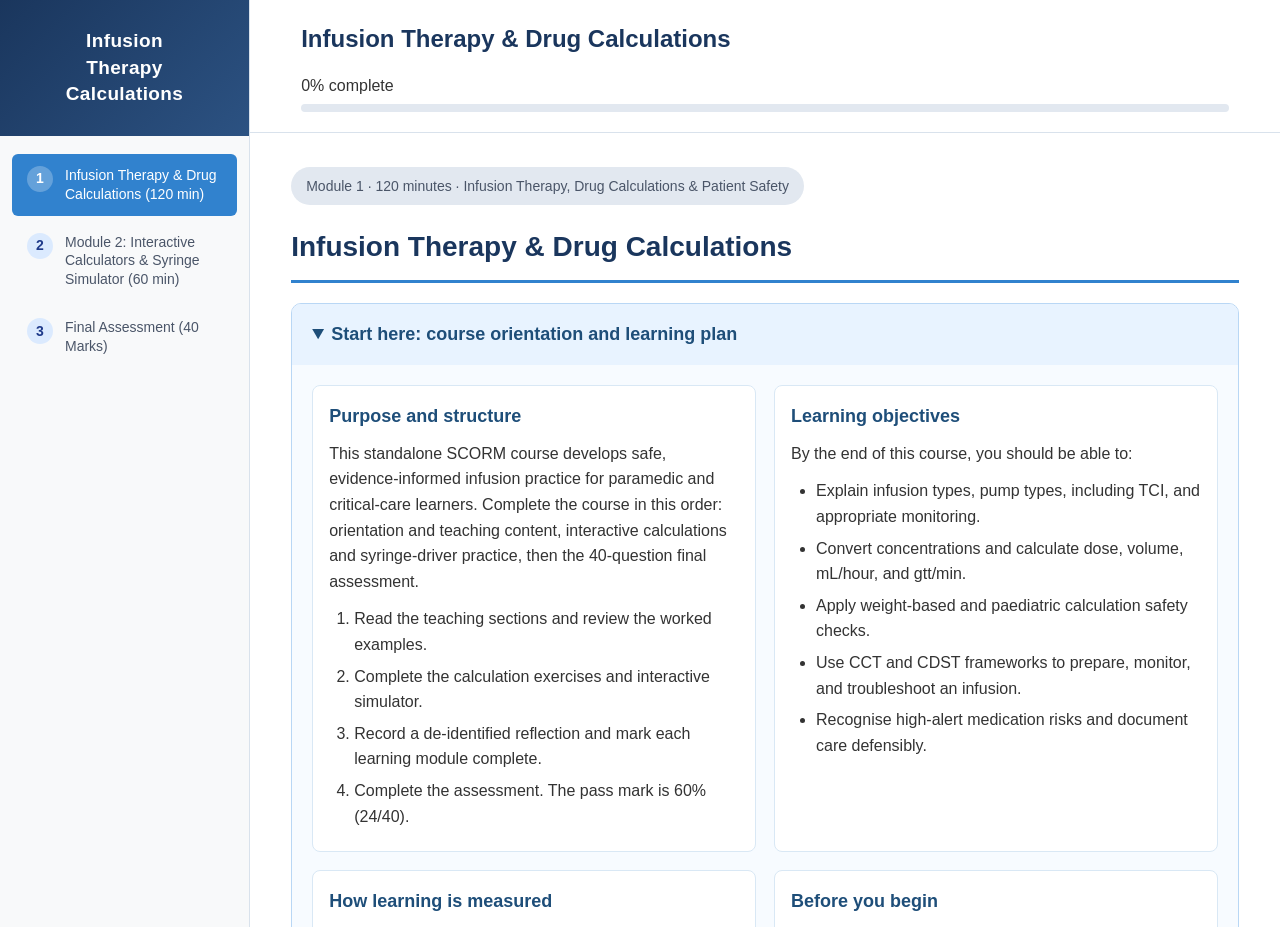
<file: content/index.html>
<!DOCTYPE html>
<html lang="en">
<head>
<meta charset="UTF-8" />
<title>Infusion Therapy &amp; Drug Calculations</title>
<meta name="viewport" content="width=device-width, initial-scale=1" />
<link rel="stylesheet" href="assets/style.css" />
</head>
<body>
  <div class="app-shell">
    <aside class="app-sidebar" aria-label="Course navigation">
      <div class="app-brand">Infusion<br />Therapy<br />Calculations</div>
      <nav class="app-nav" id="courseNav" aria-label="Course sections"></nav>
    </aside>

    <section class="app-main">
      <header class="app-header">
        <div class="course-title">Infusion Therapy &amp; Drug Calculations</div>
        <div class="progress-wrap" aria-live="polite">
          <span id="progressLabel">0% complete</span>
          <div class="progress-bar" role="progressbar" aria-valuemin="0" aria-valuemax="100" aria-valuenow="0">
            <span id="progressFill"></span>
          </div>
        </div>
      </header>

      <main class="app-content">
        <iframe id="contentFrame" title="Course content" allow="fullscreen"></iframe>
      </main>
    </section>
  </div>

  <script src="assets/scorm-api.js"></script>
  <script src="assets/app.js"></script>
</body>
</html>
</file>
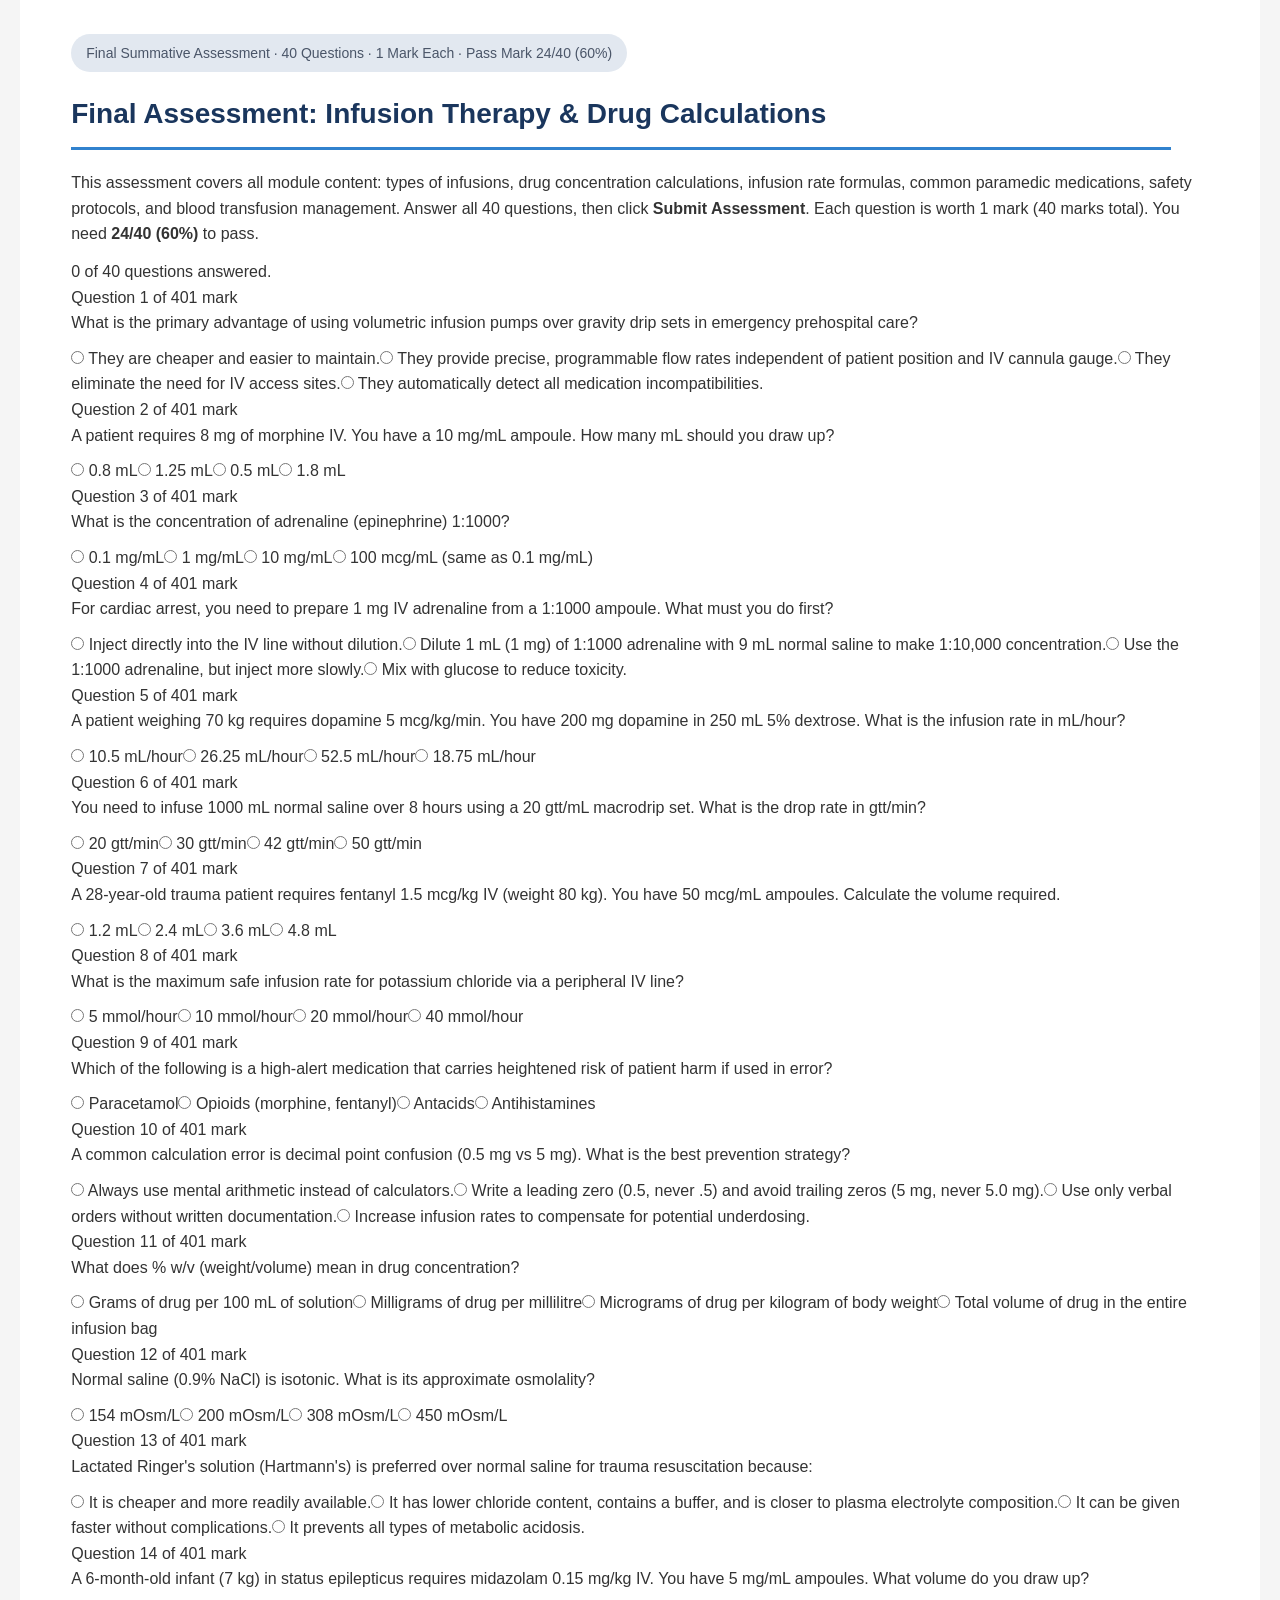
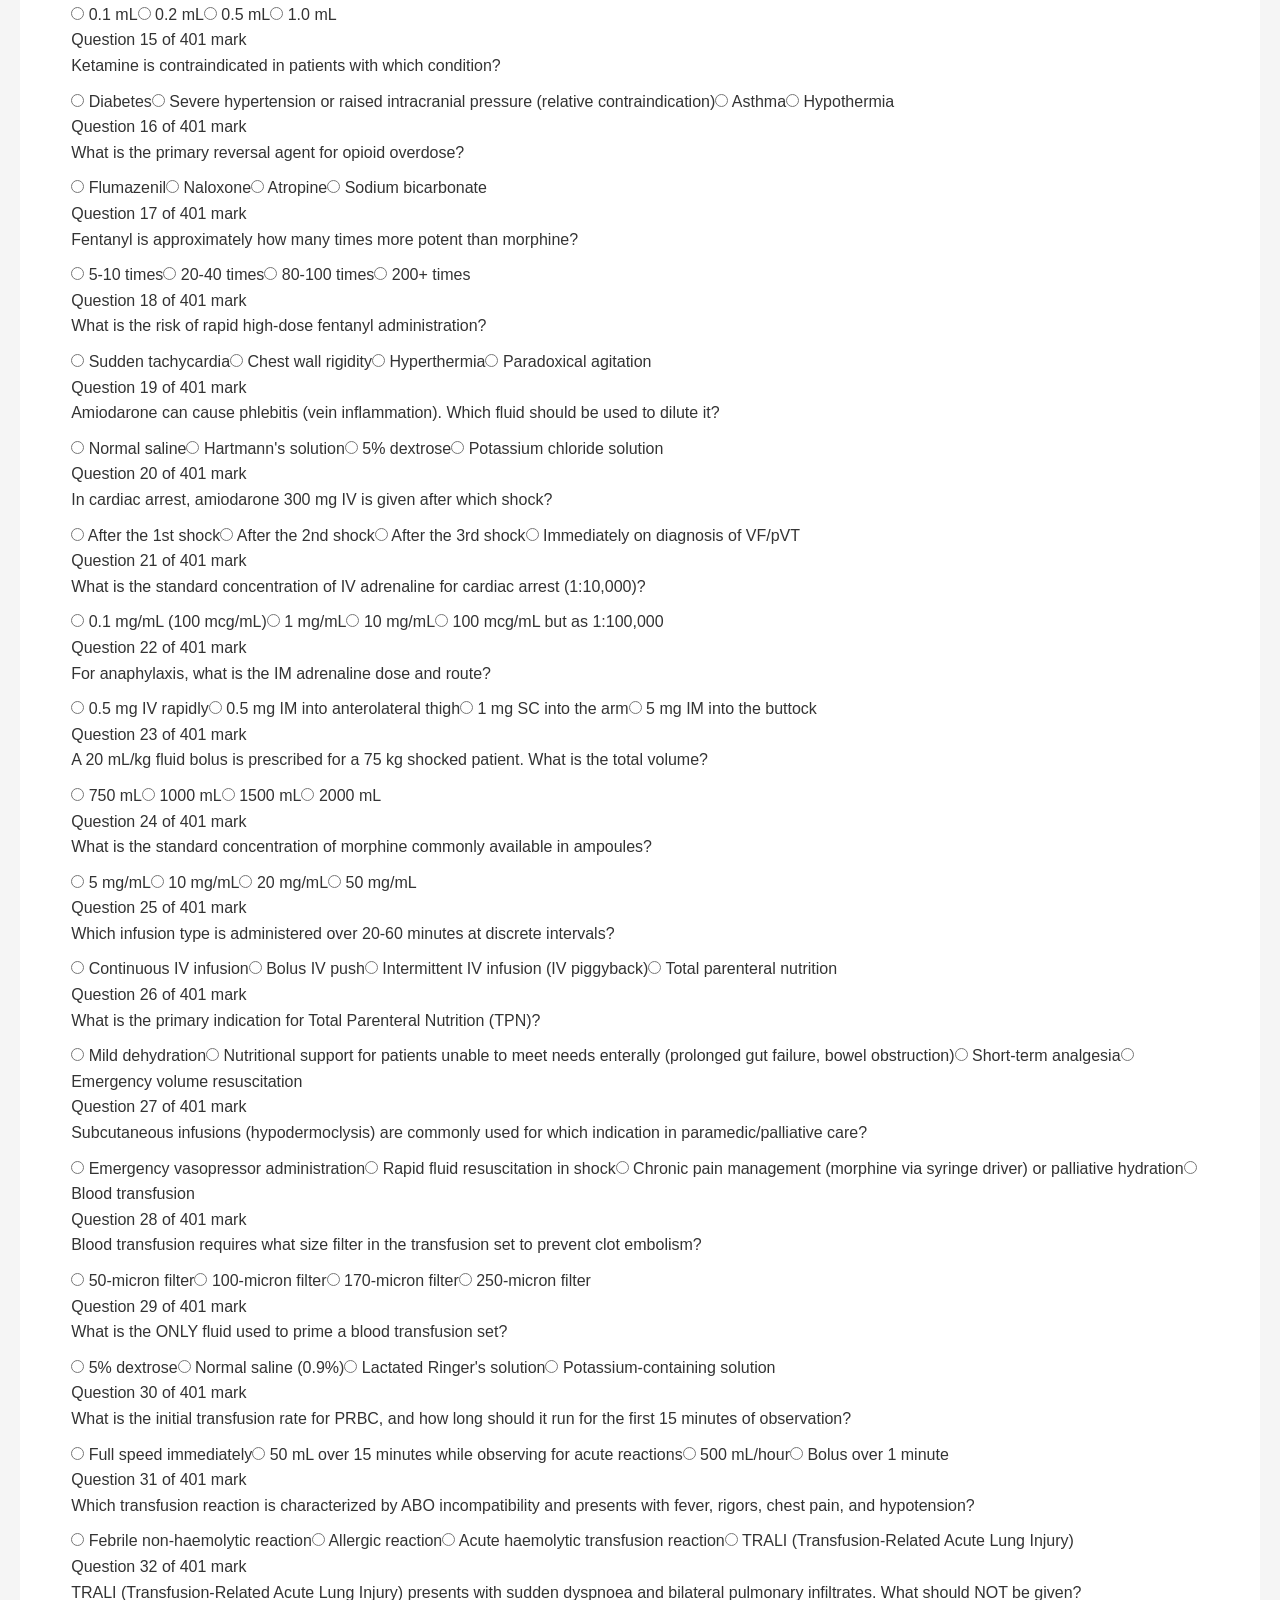
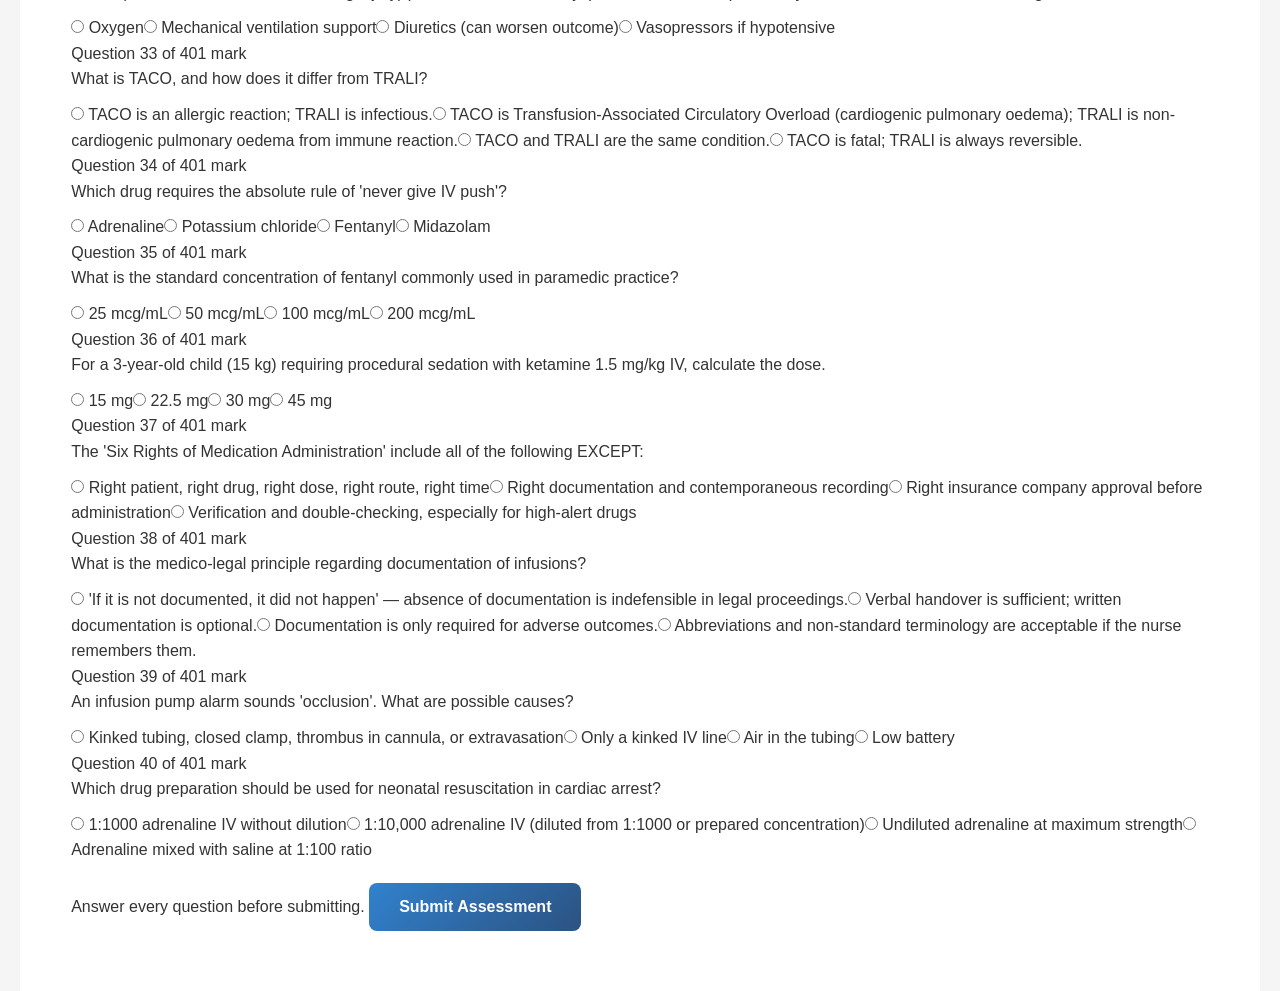
<file: content/assessment.html>
<!DOCTYPE html>
<html lang="en">
<head>
<meta charset="UTF-8" />
<title>Final Assessment - Infusion Therapy &amp; Drug Calculations</title>
<link rel="stylesheet" href="assets/style.css" />
</head>
<body>
<div class="page">

  <span class="meta-bar">Final Summative Assessment &middot; 40 Questions &middot; 1 Mark Each &middot; Pass Mark 24/40 (60%)</span>
  <h1>Final Assessment: Infusion Therapy &amp; Drug Calculations</h1>

  <p>This assessment covers all module content: types of infusions, drug concentration calculations, infusion rate formulas, common paramedic medications, safety protocols, and blood transfusion management. Answer all 40 questions, then click <strong>Submit Assessment</strong>. Each question is worth 1 mark (40 marks total). You need <strong>24/40 (60%)</strong> to pass.</p>

  <div id="resultBanner"></div>
  <div id="quizProgress" class="quiz-progress"></div>
  <div id="quizForm"></div>

  <div class="page-actions">
    <span class="quiz-nav-hint" id="navHint">Answer every question before submitting.</span>
    <button class="btn" id="submitBtn">Submit Assessment</button>
  </div>

</div>

<script src="assets/quiz-data.js"></script>
<script>
(function () {
  "use strict";

  var data = window.QUIZ_DATA;
  var form = document.getElementById("quizForm");
  var submitBtn = document.getElementById("submitBtn");
  var resultBanner = document.getElementById("resultBanner");
  var quizProgress = document.getElementById("quizProgress");
  var navHint = document.getElementById("navHint");
  var submitted = false;

  function renderQuestions() {
    var html = "";
    data.questions.forEach(function (q, idx) {
      html += '<div class="quiz-q" data-qid="' + q.id + '">';
      html += '<div class="q-title">Question ' + (idx + 1) + ' of ' + data.questions.length +
        '<span class="q-marks">1 mark</span></div>';
      html += '<div>' + escapeHtml(q.text) + '</div><div style="margin-top:10px;">';
      q.options.forEach(function (opt, optIdx) {
        var inputId = "q" + q.id + "_opt" + optIdx;
        html += '<label for="' + inputId + '">' +
          '<input type="radio" id="' + inputId + '" name="q' + q.id + '" value="' + optIdx + '"> ' +
          escapeHtml(opt) + '</label>';
      });
      html += '</div></div>';
    });
    form.innerHTML = html;
  }

  function escapeHtml(str) {
    var div = document.createElement("div");
    div.textContent = str;
    return div.innerHTML;
  }

  function updateProgress() {
    var answered = data.questions.filter(function (q) {
      return !!form.querySelector('input[name="q' + q.id + '"]:checked');
    }).length;
    quizProgress.textContent = answered + " of " + data.questions.length + " questions answered.";
  }

  function gradeQuiz() {
    var score = 0;
    data.questions.forEach(function (q) {
      var qEl = form.querySelector('[data-qid="' + q.id + '"]');
      var checked = form.querySelector('input[name="q' + q.id + '"]:checked');
      var chosenIdx = checked ? Number(checked.value) : -1;
      var isCorrect = chosenIdx === q.correct;
      if (isCorrect) score++;

      var labels = qEl.querySelectorAll("label");
      labels.forEach(function (label, optIdx) {
        if (optIdx === q.correct) label.classList.add("correct");
        if (optIdx === chosenIdx && !isCorrect) label.classList.add("incorrect");
      });
      qEl.querySelectorAll("input").forEach(function (input) {
        input.disabled = true;
      });
    });
    return score;
  }

  function showResult(score) {
    var max = data.totalMarks;
    var pct = Math.round((score / max) * 100);
    var passed = score >= data.passMark;
    resultBanner.innerHTML =
      '<div class="quiz-result-banner ' + (passed ? "pass" : "fail") + '">' +
      "Score: " + score + " / " + max + " (" + pct + "%) &mdash; " +
      (passed ? "PASS" : "NOT YET PASSED &ndash; review the highlighted answers above and revisit the relevant module section.") +
      "</div>";
    window.scrollTo({ top: 0, behavior: "smooth" });
  }

  submitBtn.addEventListener("click", function () {
    if (submitted) return;
    var unanswered = data.questions.filter(function (q) {
      return !form.querySelector('input[name="q' + q.id + '"]:checked');
    });
    if (unanswered.length > 0) {
      navHint.textContent = unanswered.length + " question(s) still unanswered. Please answer every question.";
      navHint.style.color = "#a8241a";
      document.querySelector('[data-qid="' + unanswered[0].id + '"]').scrollIntoView({ behavior: "smooth", block: "center" });
      return;
    }
    submitted = true;
    var score = gradeQuiz();
    showResult(score);
    submitBtn.disabled = true;
    submitBtn.textContent = "Assessment Submitted";
    navHint.textContent = "Your result has been recorded.";
    navHint.style.color = "";

    window.parent.postMessage({ type: "assessmentSubmitted", score: score, max: data.totalMarks }, "*");
  });

  form.addEventListener("change", updateProgress);

  renderQuestions();
  updateProgress();
})();
</script>
</body>
</html>
</file>
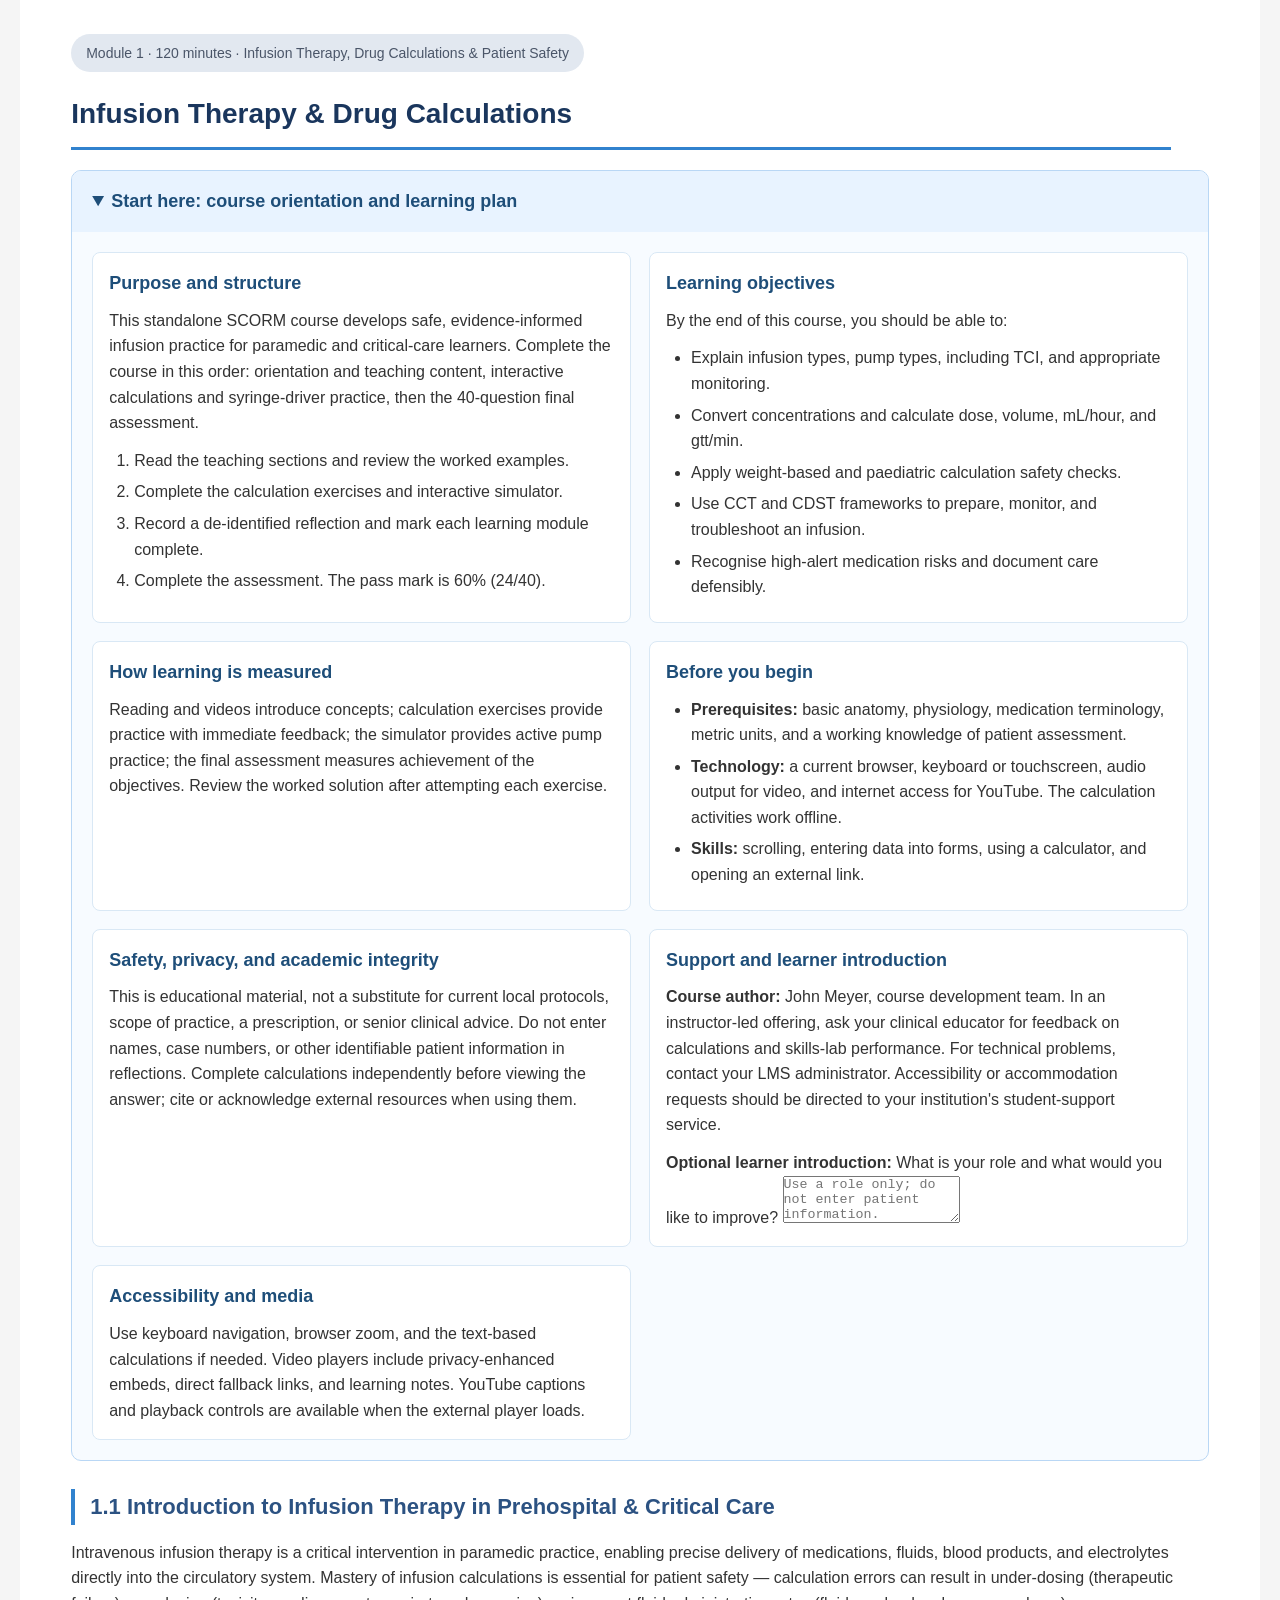
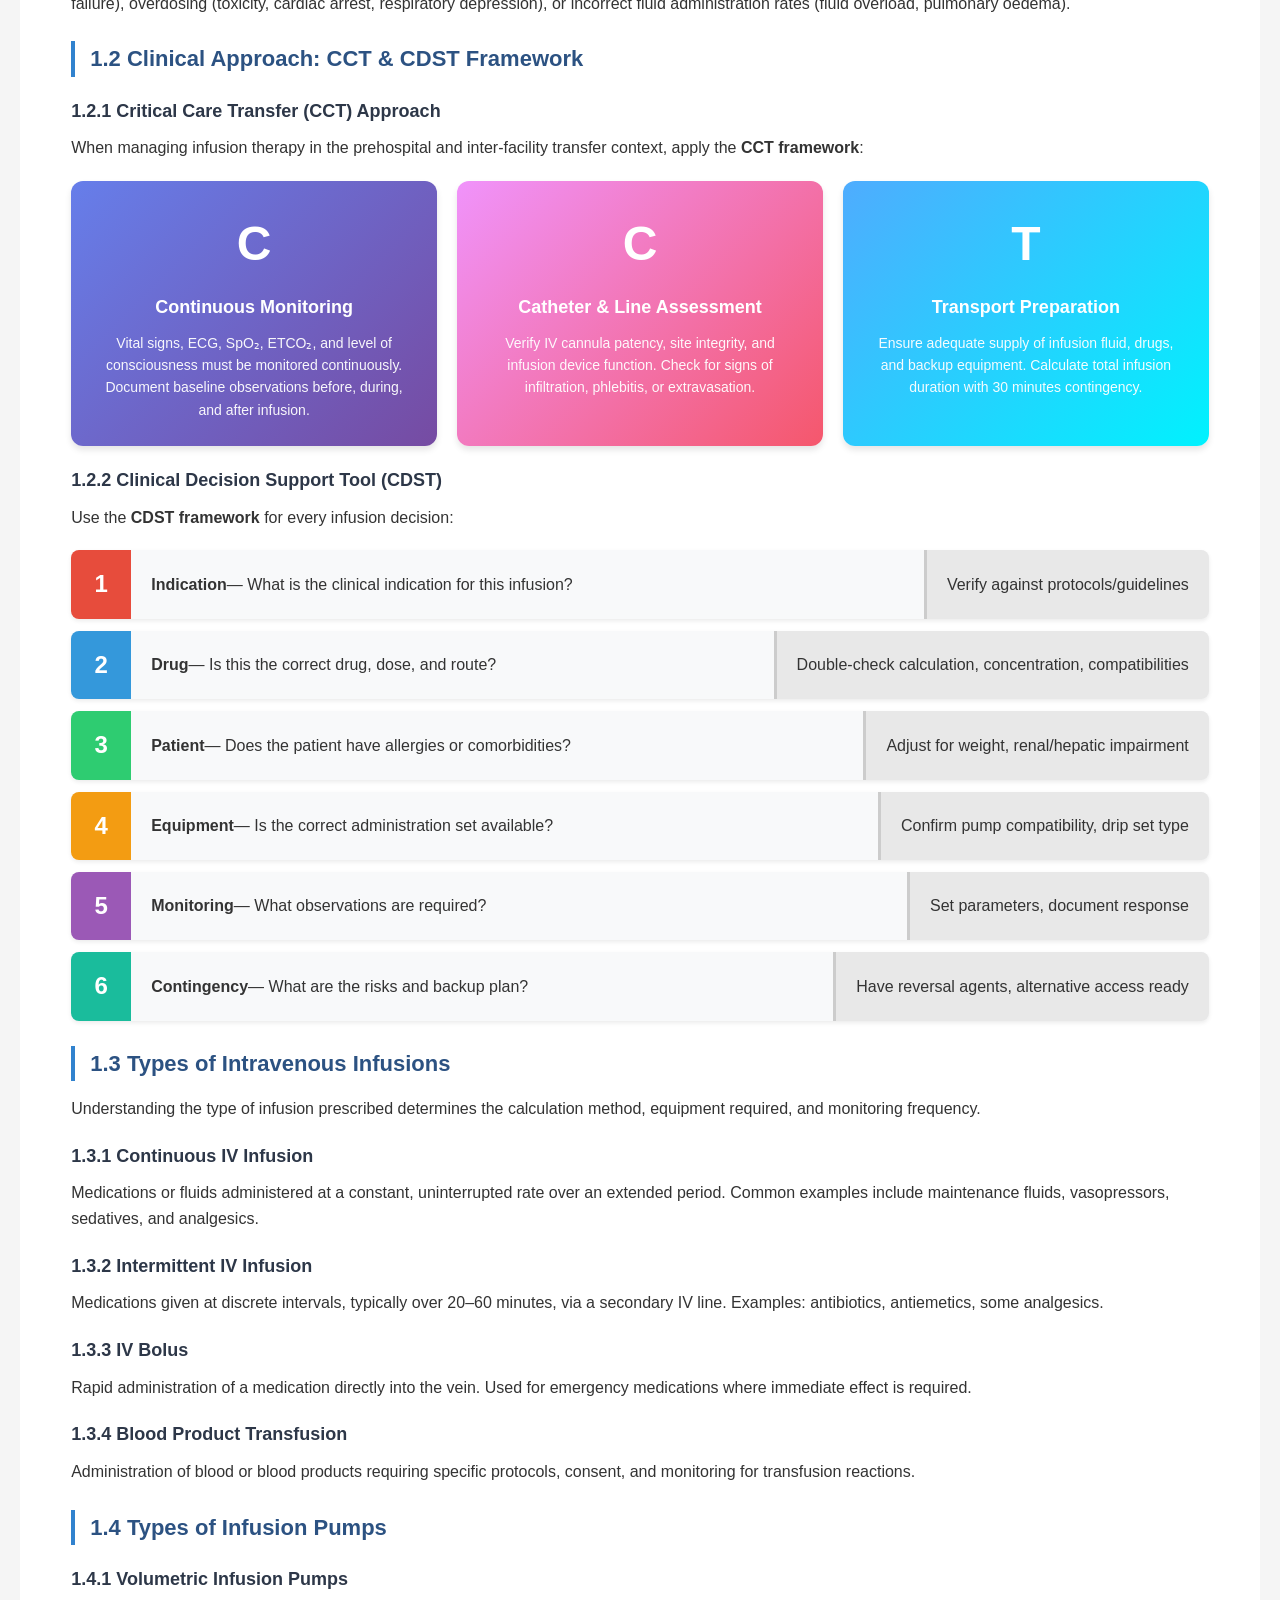
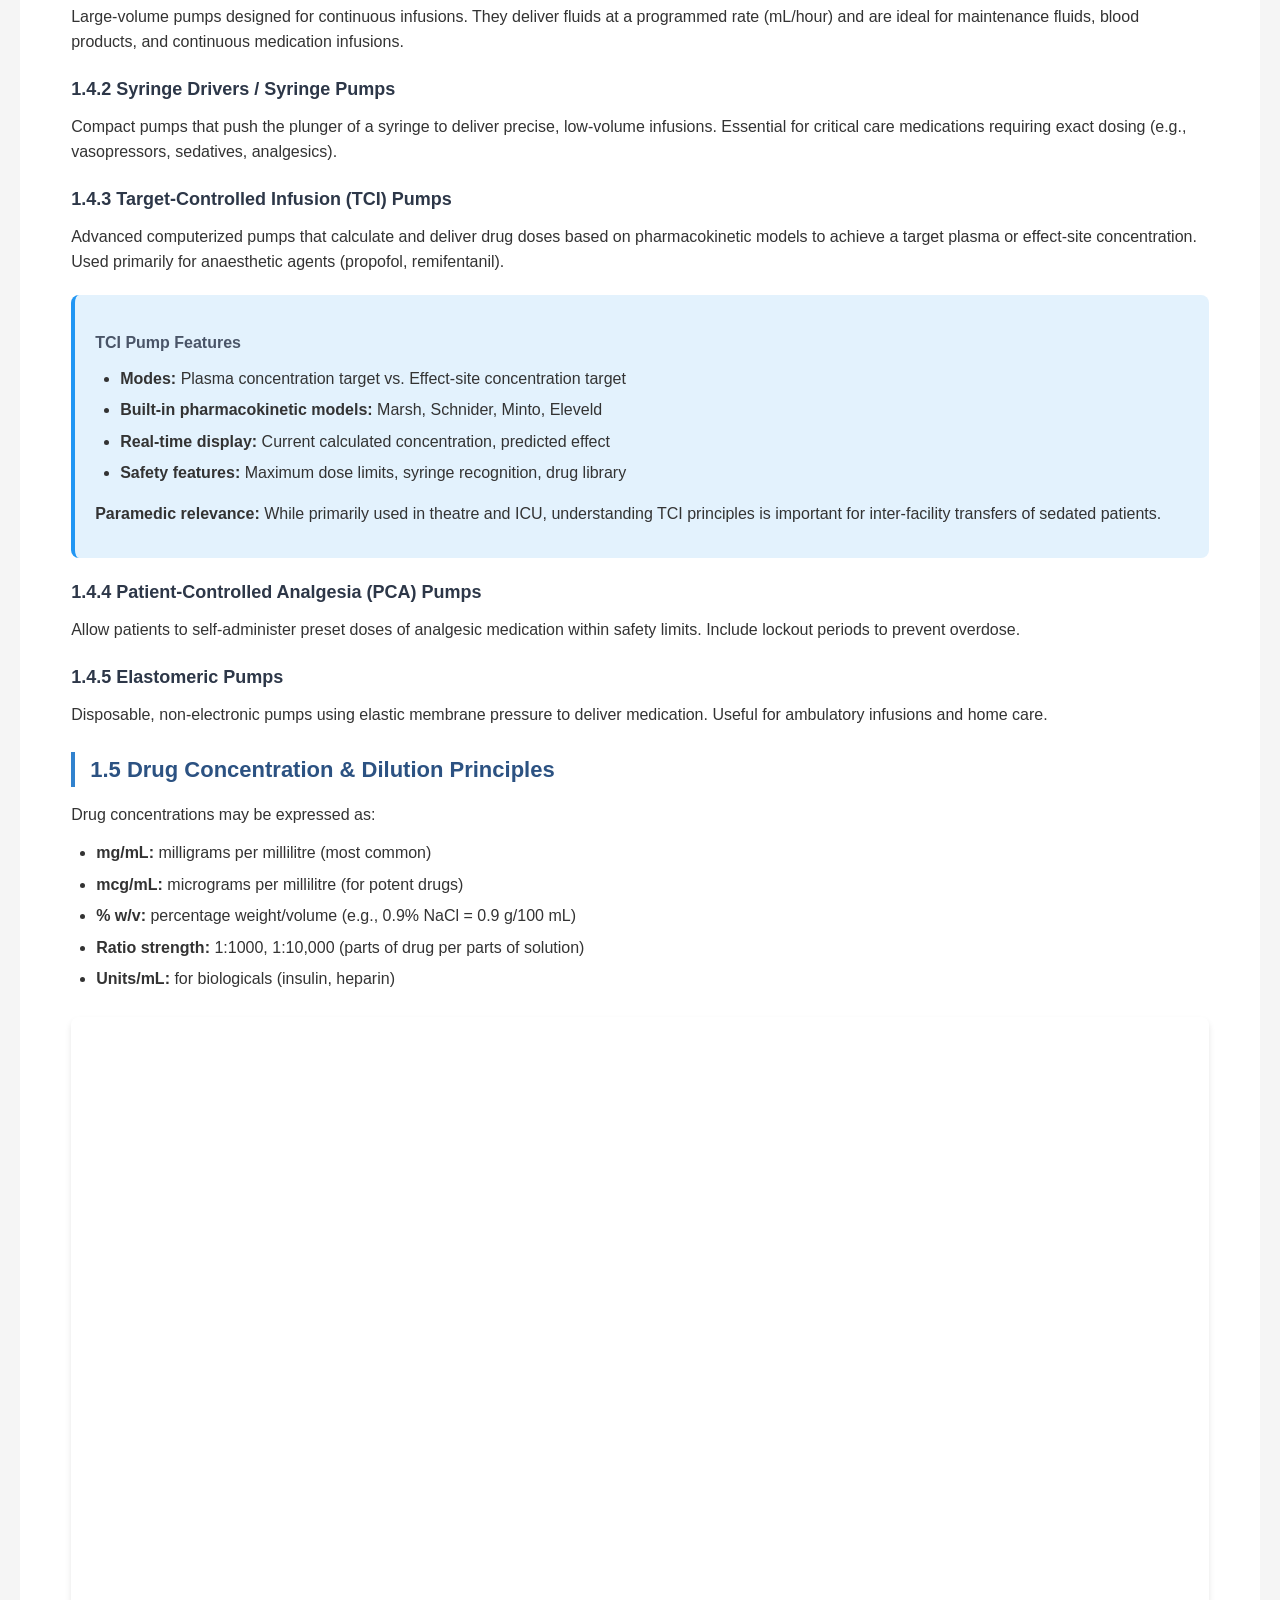
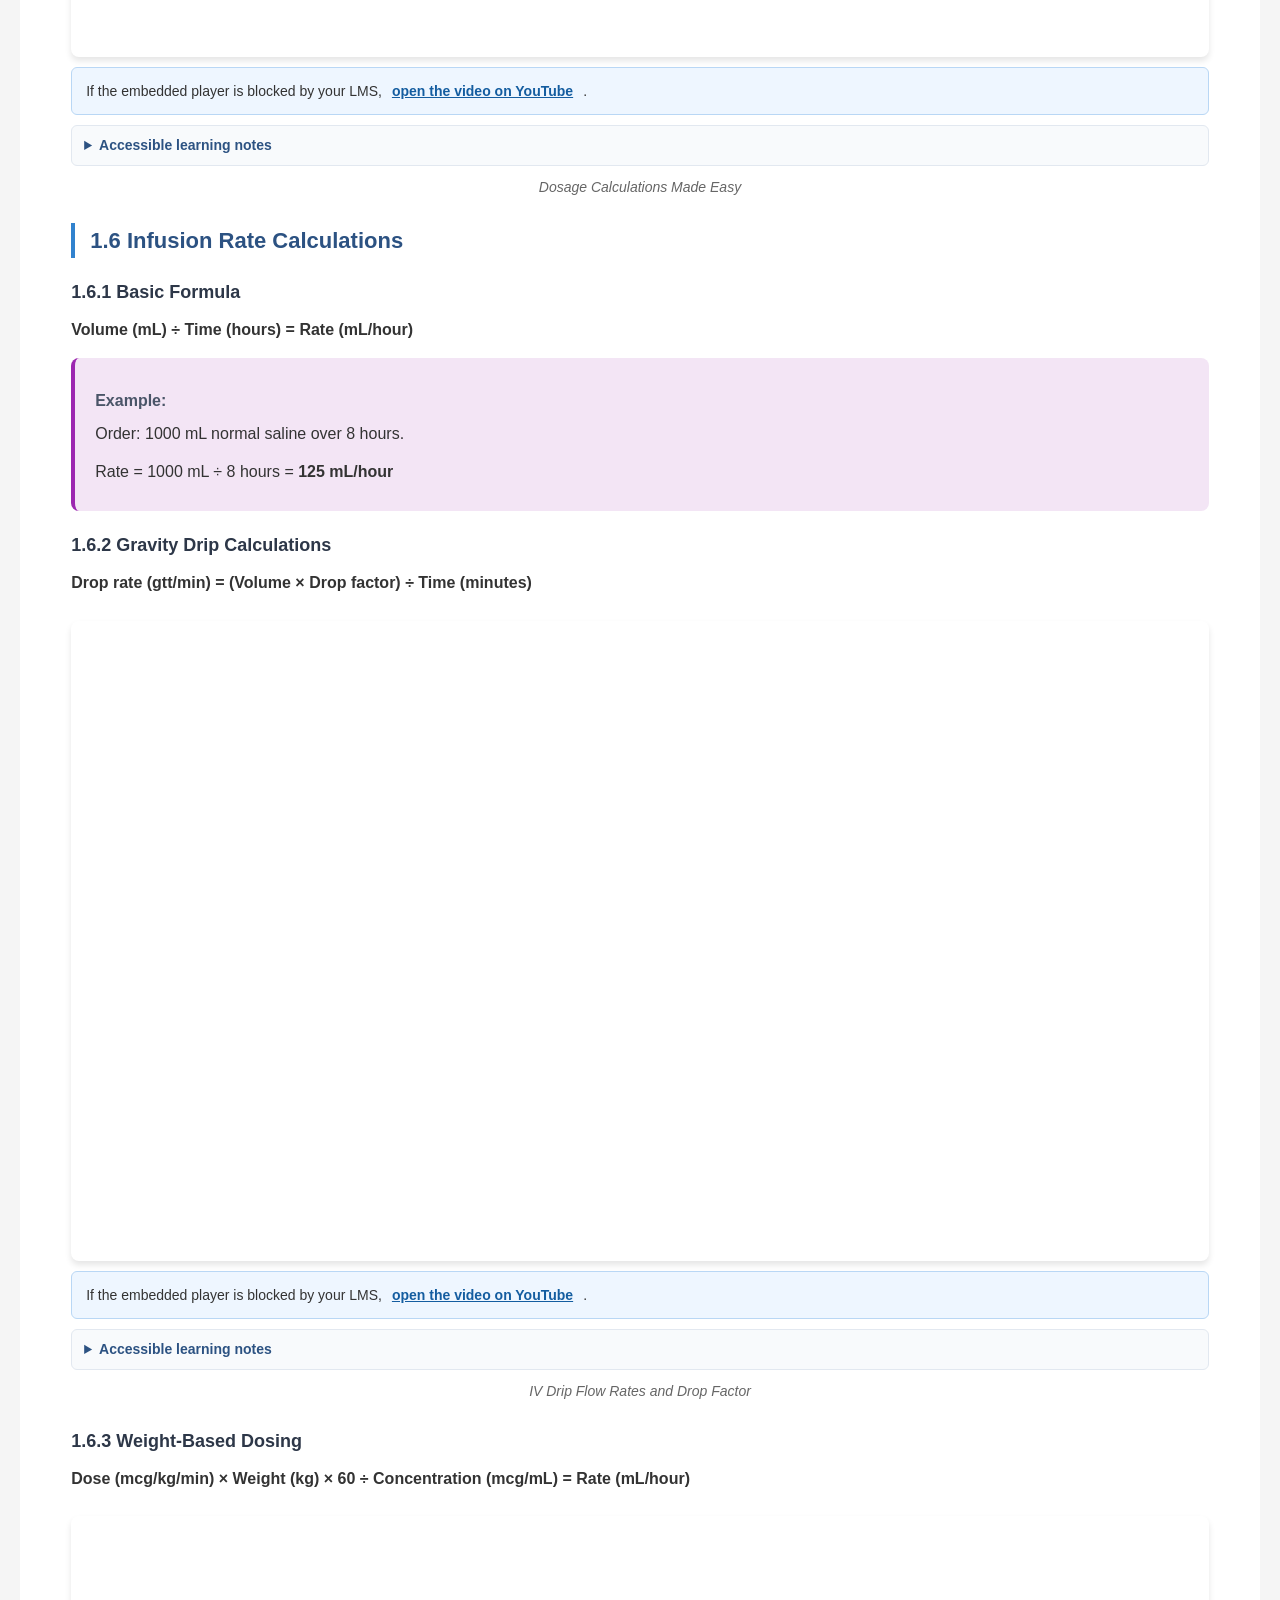
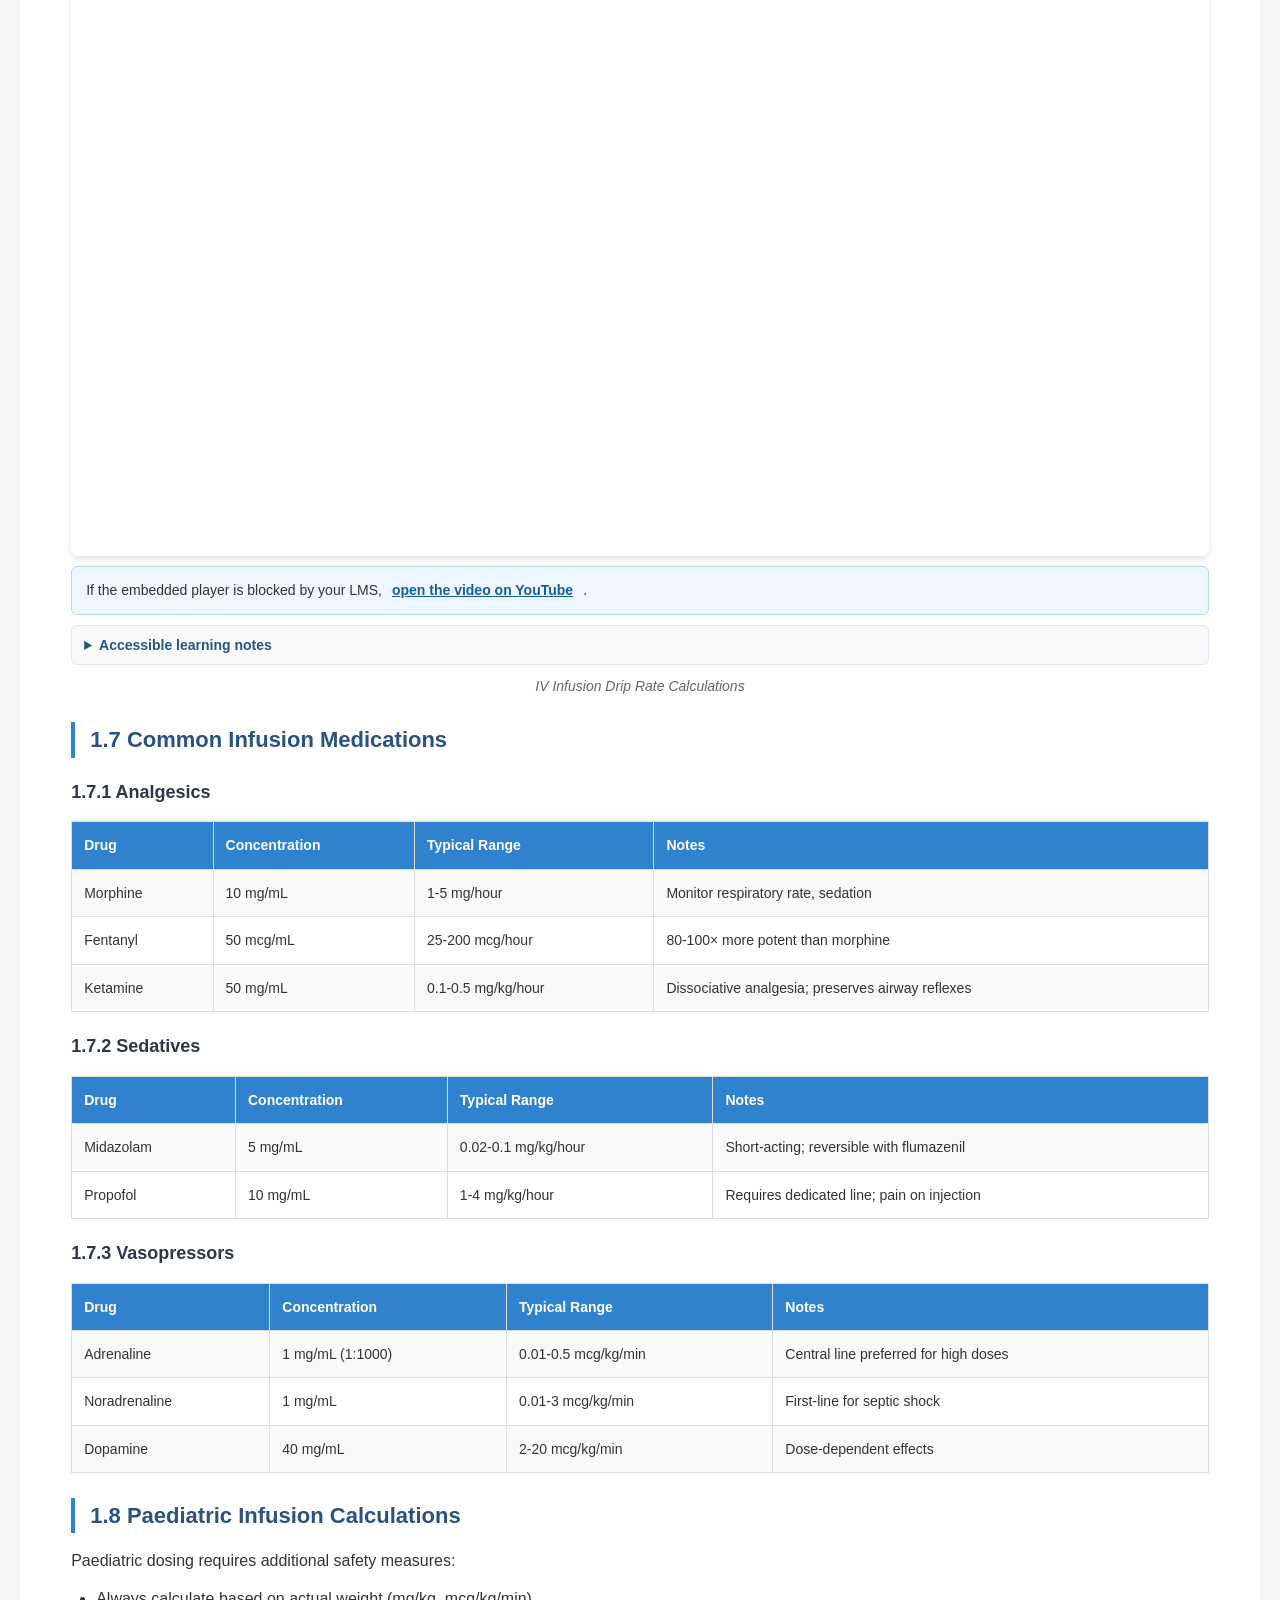
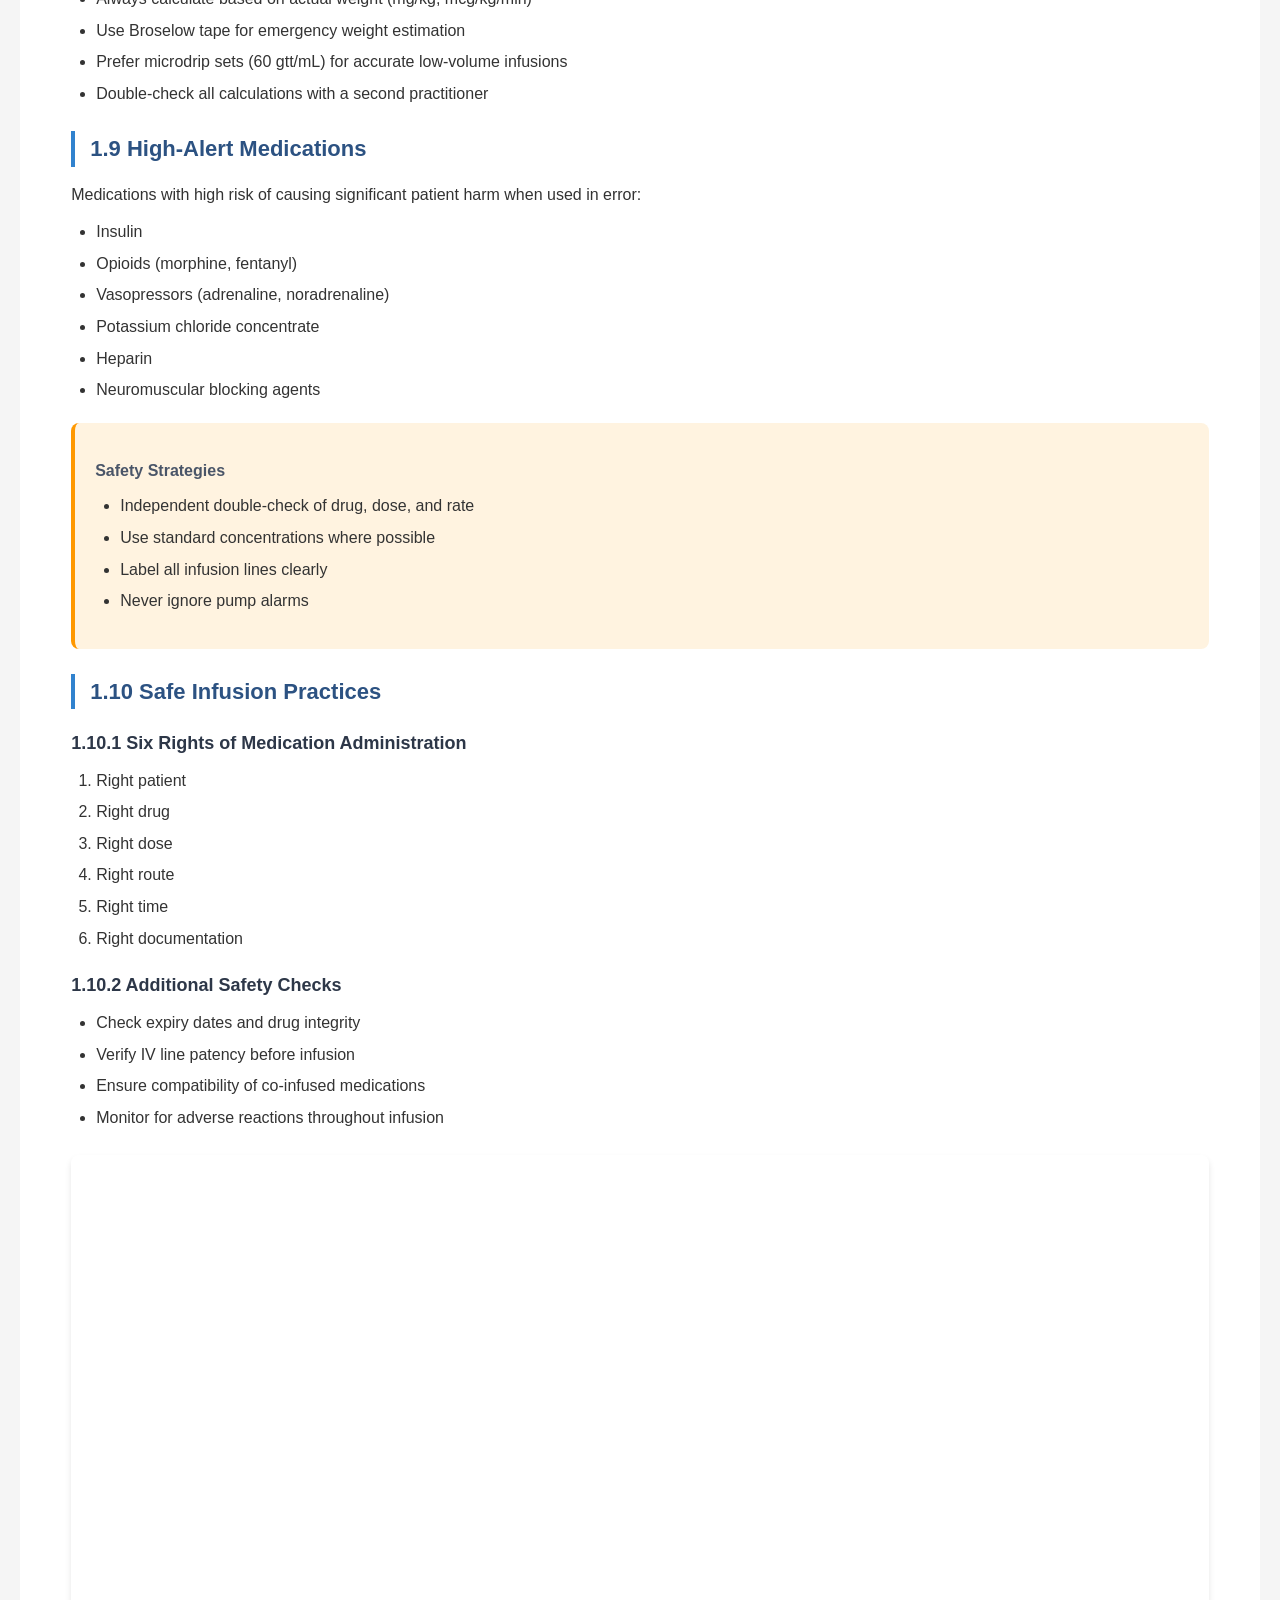
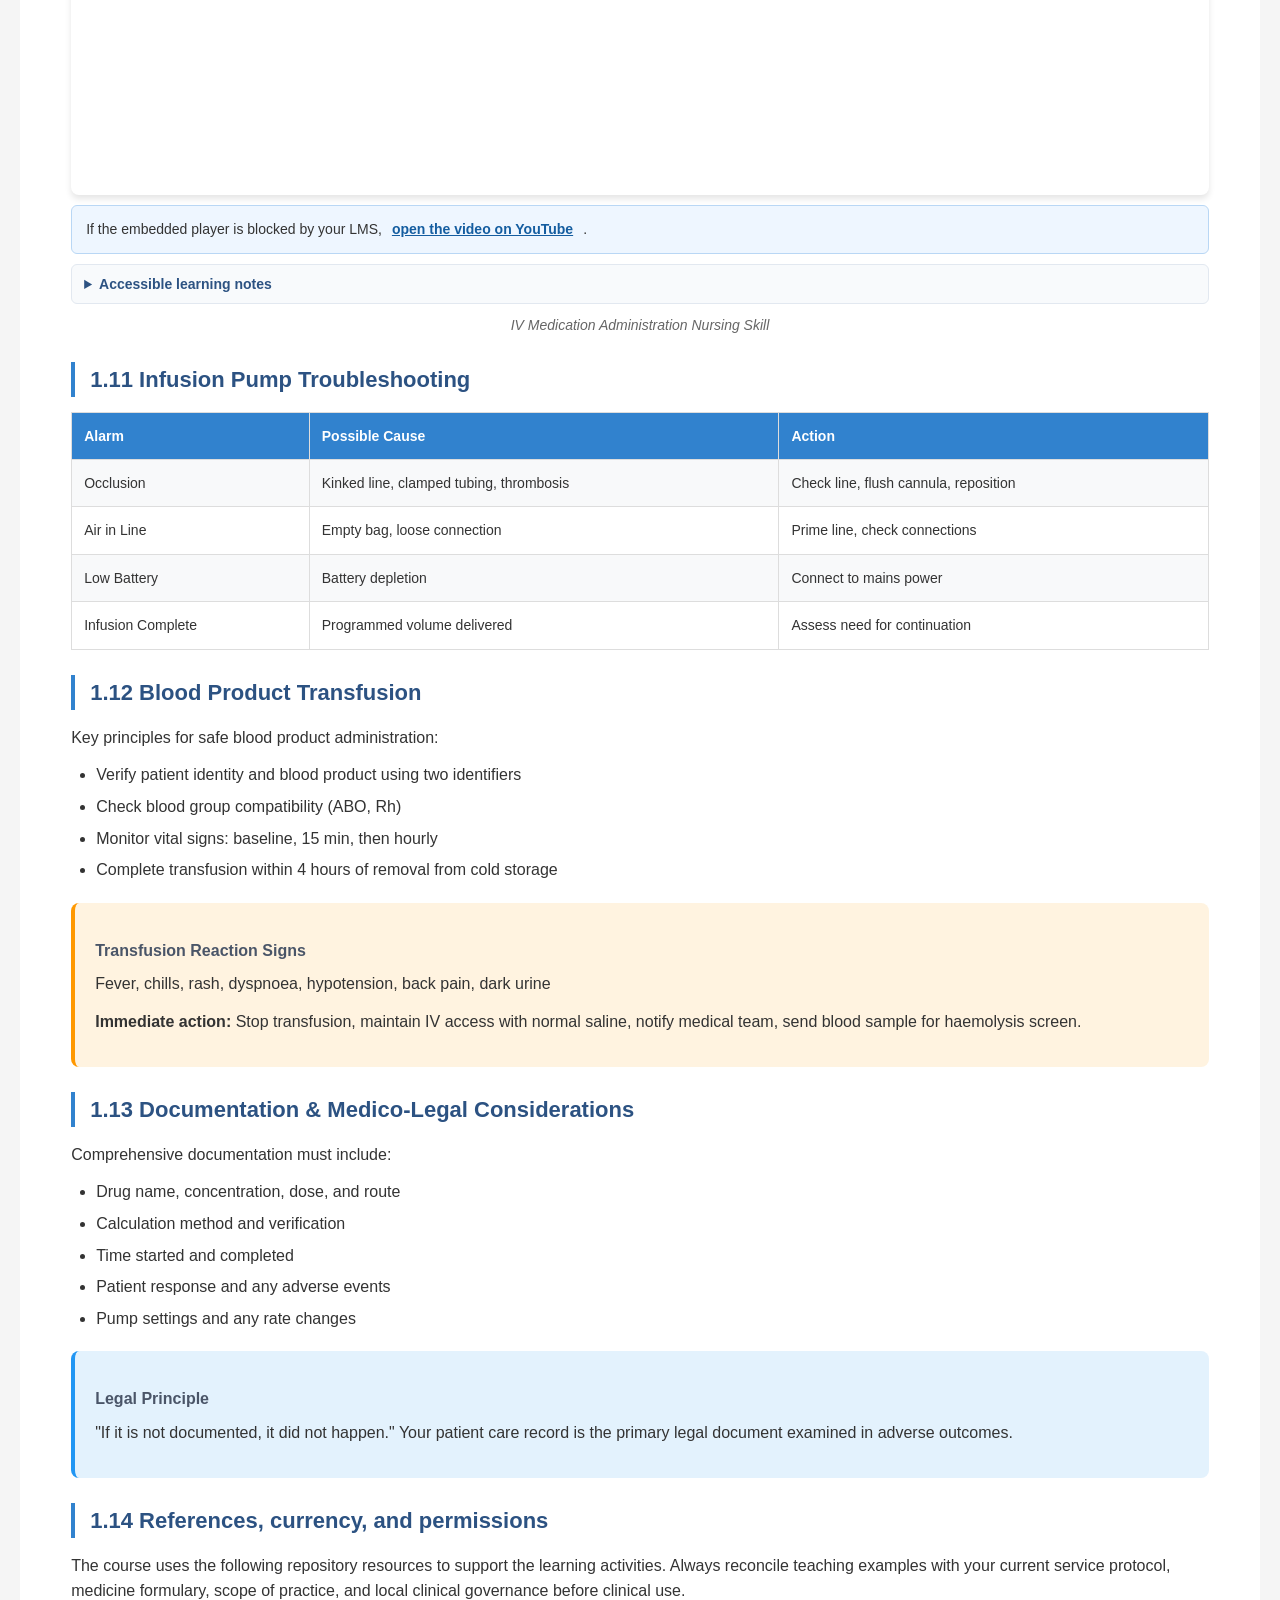
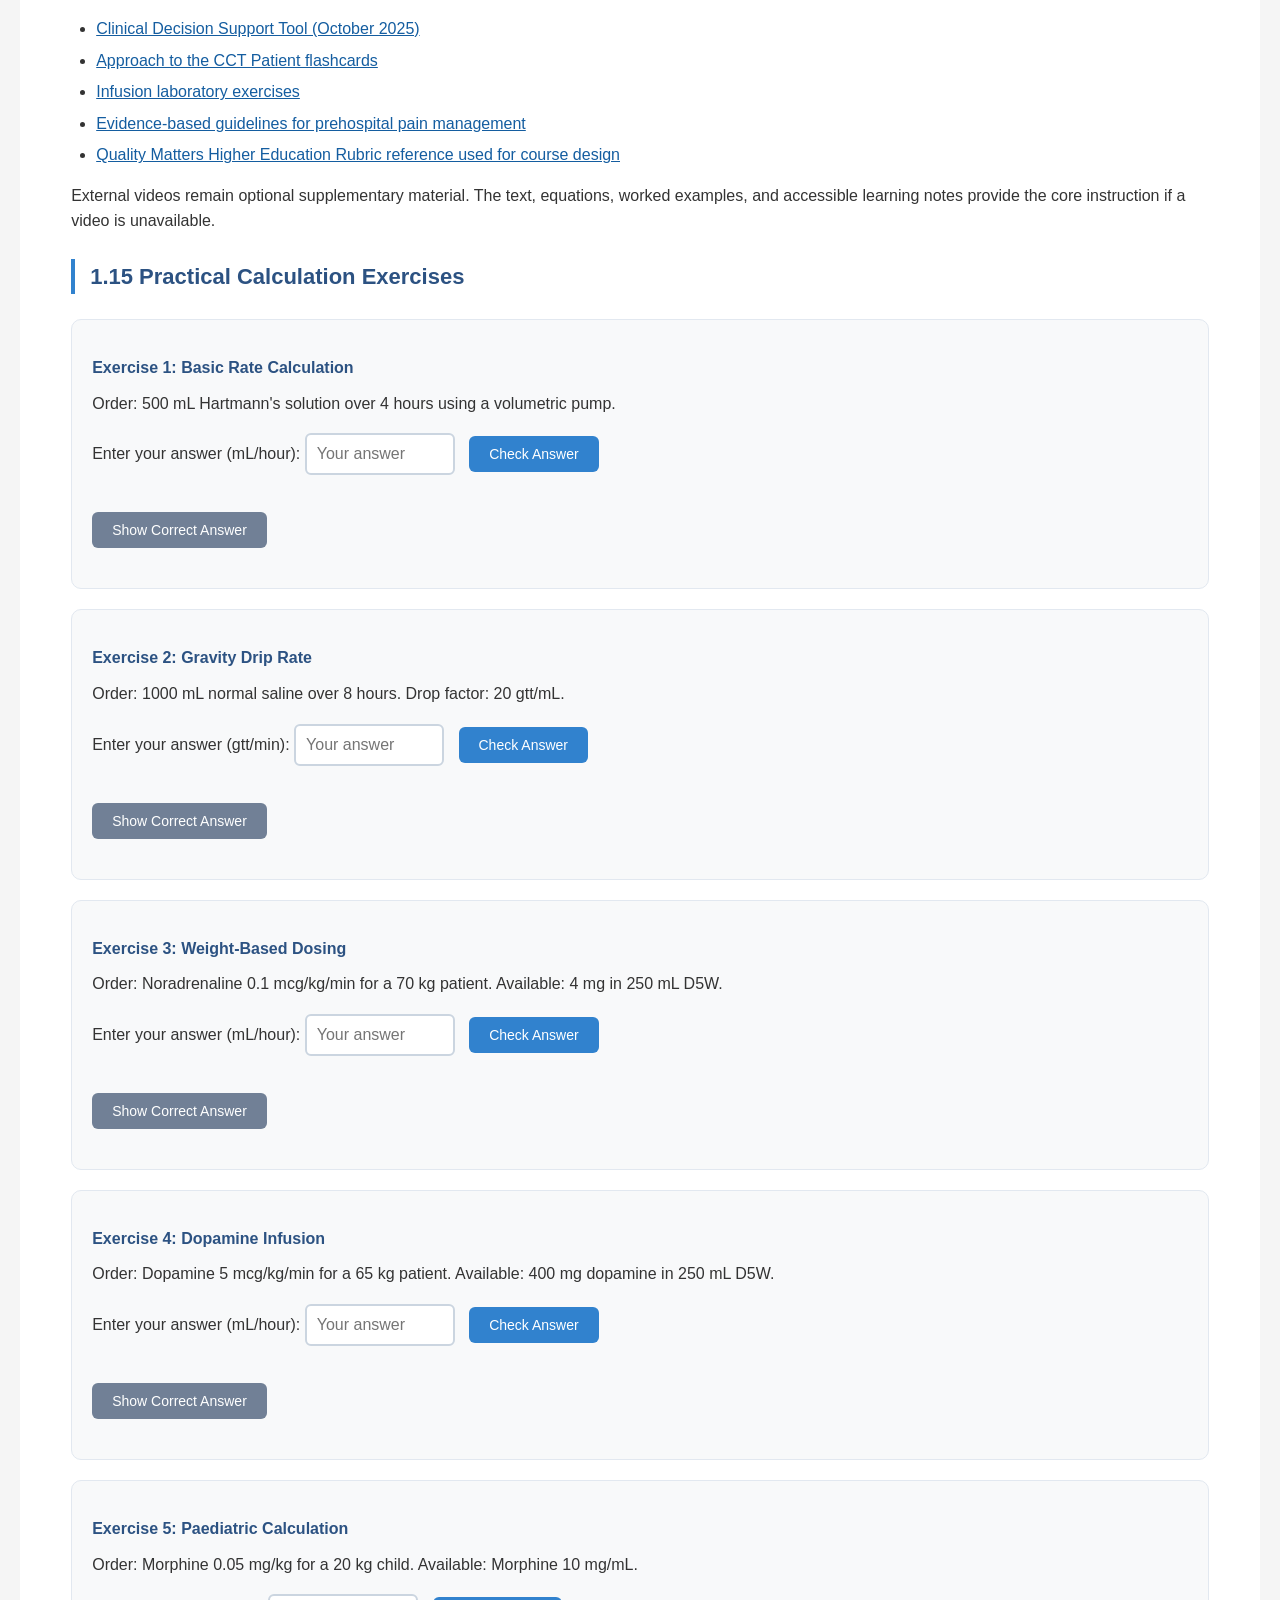
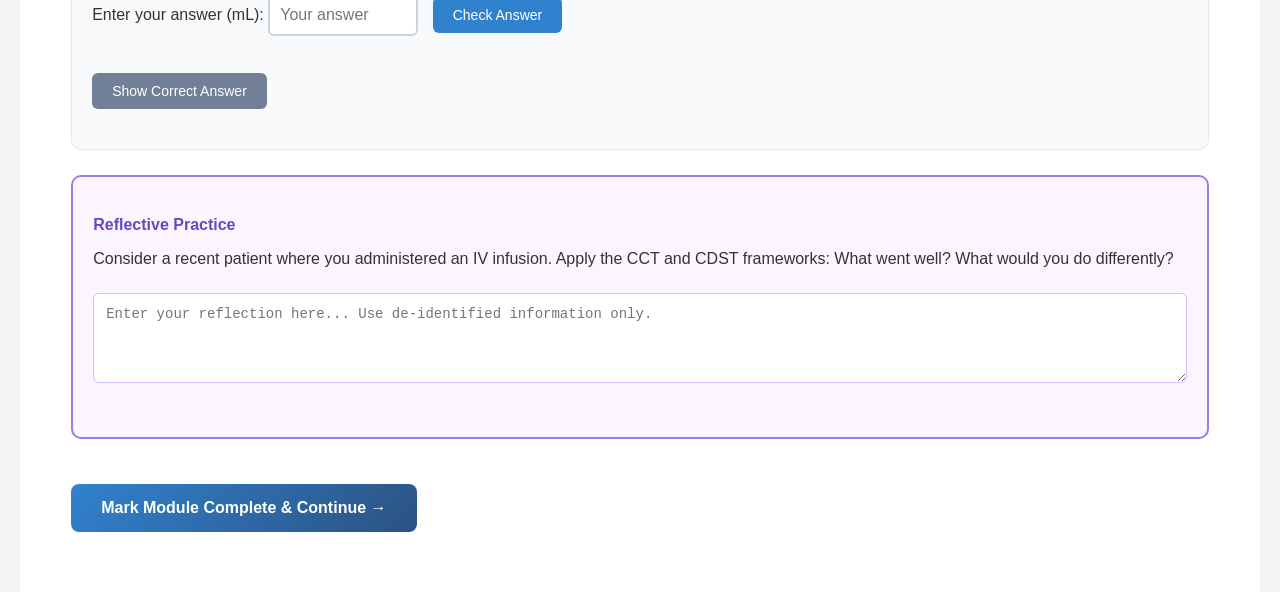
<file: content/module1.html>
<!DOCTYPE html>
<html lang="en">
<head>
<meta charset="UTF-8">
<title>Infusion Therapy &amp; Drug Calculations</title>
<link rel="stylesheet" href="assets/style.css" />
</head>
<body>
<div class="page">

<span class="meta-bar">Module 1 &middot; 120 minutes &middot; Infusion Therapy, Drug Calculations &amp; Patient Safety</span>
<h1>Infusion Therapy &amp; Drug Calculations</h1>

<details class="course-orientation" open>
  <summary>Start here: course orientation and learning plan</summary>
  <div class="orientation-grid">
    <section>
      <h3>Purpose and structure</h3>
      <p>This standalone SCORM course develops safe, evidence-informed infusion practice for paramedic and critical-care learners. Complete the course in this order: orientation and teaching content, interactive calculations and syringe-driver practice, then the 40-question final assessment.</p>
      <ol>
        <li>Read the teaching sections and review the worked examples.</li>
        <li>Complete the calculation exercises and interactive simulator.</li>
        <li>Record a de-identified reflection and mark each learning module complete.</li>
        <li>Complete the assessment. The pass mark is 60% (24/40).</li>
      </ol>
    </section>
    <section>
      <h3>Learning objectives</h3>
      <p>By the end of this course, you should be able to:</p>
      <ul>
        <li>Explain infusion types, pump types, including TCI, and appropriate monitoring.</li>
        <li>Convert concentrations and calculate dose, volume, mL/hour, and gtt/min.</li>
        <li>Apply weight-based and paediatric calculation safety checks.</li>
        <li>Use CCT and CDST frameworks to prepare, monitor, and troubleshoot an infusion.</li>
        <li>Recognise high-alert medication risks and document care defensibly.</li>
      </ul>
    </section>
    <section>
      <h3>How learning is measured</h3>
      <p>Reading and videos introduce concepts; calculation exercises provide practice with immediate feedback; the simulator provides active pump practice; the final assessment measures achievement of the objectives. Review the worked solution after attempting each exercise.</p>
    </section>
    <section>
      <h3>Before you begin</h3>
      <ul>
        <li><strong>Prerequisites:</strong> basic anatomy, physiology, medication terminology, metric units, and a working knowledge of patient assessment.</li>
        <li><strong>Technology:</strong> a current browser, keyboard or touchscreen, audio output for video, and internet access for YouTube. The calculation activities work offline.</li>
        <li><strong>Skills:</strong> scrolling, entering data into forms, using a calculator, and opening an external link.</li>
      </ul>
    </section>
    <section>
      <h3>Safety, privacy, and academic integrity</h3>
      <p>This is educational material, not a substitute for current local protocols, scope of practice, a prescription, or senior clinical advice. Do not enter names, case numbers, or other identifiable patient information in reflections. Complete calculations independently before viewing the answer; cite or acknowledge external resources when using them.</p>
    </section>
    <section>
      <h3>Support and learner introduction</h3>
      <p><strong>Course author:</strong> John Meyer, course development team. In an instructor-led offering, ask your clinical educator for feedback on calculations and skills-lab performance. For technical problems, contact your LMS administrator. Accessibility or accommodation requests should be directed to your institution's student-support service.</p>
      <label for="learnerIntroduction"><strong>Optional learner introduction:</strong> What is your role and what would you like to improve?</label>
      <textarea id="learnerIntroduction" rows="3" placeholder="Use a role only; do not enter patient information."></textarea>
    </section>
    <section>
      <h3>Accessibility and media</h3>
      <p>Use keyboard navigation, browser zoom, and the text-based calculations if needed. Video players include privacy-enhanced embeds, direct fallback links, and learning notes. YouTube captions and playback controls are available when the external player loads.</p>
    </section>
  </div>
</details>

<h2>1.1 Introduction to Infusion Therapy in Prehospital &amp; Critical Care</h2>
<p>Intravenous infusion therapy is a critical intervention in paramedic practice, enabling precise delivery of medications, fluids, blood products, and electrolytes directly into the circulatory system. Mastery of infusion calculations is essential for patient safety — calculation errors can result in under-dosing (therapeutic failure), overdosing (toxicity, cardiac arrest, respiratory depression), or incorrect fluid administration rates (fluid overload, pulmonary oedema).</p>

<h2>1.2 Clinical Approach: CCT & CDST Framework</h2>

<h3>1.2.1 Critical Care Transfer (CCT) Approach</h3>
<p>When managing infusion therapy in the prehospital and inter-facility transfer context, apply the <strong>CCT framework</strong>:</p>

<div class="cct-grid">
  <div class="cct-card cct-c">
    <div class="cct-letter">C</div>
    <div class="cct-title">Continuous Monitoring</div>
    <div class="cct-text">Vital signs, ECG, SpO₂, ETCO₂, and level of consciousness must be monitored continuously. Document baseline observations before, during, and after infusion.</div>
  </div>
  <div class="cct-card cct-c2">
    <div class="cct-letter">C</div>
    <div class="cct-title">Catheter & Line Assessment</div>
    <div class="cct-text">Verify IV cannula patency, site integrity, and infusion device function. Check for signs of infiltration, phlebitis, or extravasation.</div>
  </div>
  <div class="cct-card cct-t">
    <div class="cct-letter">T</div>
    <div class="cct-title">Transport Preparation</div>
    <div class="cct-text">Ensure adequate supply of infusion fluid, drugs, and backup equipment. Calculate total infusion duration with 30 minutes contingency.</div>
  </div>
</div>

<h3>1.2.2 Clinical Decision Support Tool (CDST)</h3>
<p>Use the <strong>CDST framework</strong> for every infusion decision:</p>

<div class="cdst-container">
  <div class="cdst-row">
    <div class="cdst-num cdst-1">1</div>
    <div class="cdst-content">
      <strong>Indication</strong> — What is the clinical indication for this infusion?
    </div>
    <div class="cdst-action">Verify against protocols/guidelines</div>
  </div>
  <div class="cdst-row">
    <div class="cdst-num cdst-2">2</div>
    <div class="cdst-content">
      <strong>Drug</strong> — Is this the correct drug, dose, and route?
    </div>
    <div class="cdst-action">Double-check calculation, concentration, compatibilities</div>
  </div>
  <div class="cdst-row">
    <div class="cdst-num cdst-3">3</div>
    <div class="cdst-content">
      <strong>Patient</strong> — Does the patient have allergies or comorbidities?
    </div>
    <div class="cdst-action">Adjust for weight, renal/hepatic impairment</div>
  </div>
  <div class="cdst-row">
    <div class="cdst-num cdst-4">4</div>
    <div class="cdst-content">
      <strong>Equipment</strong> — Is the correct administration set available?
    </div>
    <div class="cdst-action">Confirm pump compatibility, drip set type</div>
  </div>
  <div class="cdst-row">
    <div class="cdst-num cdst-5">5</div>
    <div class="cdst-content">
      <strong>Monitoring</strong> — What observations are required?
    </div>
    <div class="cdst-action">Set parameters, document response</div>
  </div>
  <div class="cdst-row">
    <div class="cdst-num cdst-6">6</div>
    <div class="cdst-content">
      <strong>Contingency</strong> — What are the risks and backup plan?
    </div>
    <div class="cdst-action">Have reversal agents, alternative access ready</div>
  </div>
</div>

<h2>1.3 Types of Intravenous Infusions</h2>
<p>Understanding the type of infusion prescribed determines the calculation method, equipment required, and monitoring frequency.</p>

<h3>1.3.1 Continuous IV Infusion</h3>
<p>Medications or fluids administered at a constant, uninterrupted rate over an extended period. Common examples include maintenance fluids, vasopressors, sedatives, and analgesics.</p>

<h3>1.3.2 Intermittent IV Infusion</h3>
<p>Medications given at discrete intervals, typically over 20–60 minutes, via a secondary IV line. Examples: antibiotics, antiemetics, some analgesics.</p>

<h3>1.3.3 IV Bolus</h3>
<p>Rapid administration of a medication directly into the vein. Used for emergency medications where immediate effect is required.</p>

<h3>1.3.4 Blood Product Transfusion</h3>
<p>Administration of blood or blood products requiring specific protocols, consent, and monitoring for transfusion reactions.</p>

<h2>1.4 Types of Infusion Pumps</h2>

<h3>1.4.1 Volumetric Infusion Pumps</h3>
<p>Large-volume pumps designed for continuous infusions. They deliver fluids at a programmed rate (mL/hour) and are ideal for maintenance fluids, blood products, and continuous medication infusions.</p>

<h3>1.4.2 Syringe Drivers / Syringe Pumps</h3>
<p>Compact pumps that push the plunger of a syringe to deliver precise, low-volume infusions. Essential for critical care medications requiring exact dosing (e.g., vasopressors, sedatives, analgesics).</p>

<h3>1.4.3 Target-Controlled Infusion (TCI) Pumps</h3>
<p>Advanced computerized pumps that calculate and deliver drug doses based on pharmacokinetic models to achieve a target plasma or effect-site concentration. Used primarily for anaesthetic agents (propofol, remifentanil).</p>

<div class="info-box">
  <h4>TCI Pump Features</h4>
  <ul>
    <li><strong>Modes:</strong> Plasma concentration target vs. Effect-site concentration target</li>
    <li><strong>Built-in pharmacokinetic models:</strong> Marsh, Schnider, Minto, Eleveld</li>
    <li><strong>Real-time display:</strong> Current calculated concentration, predicted effect</li>
    <li><strong>Safety features:</strong> Maximum dose limits, syringe recognition, drug library</li>
  </ul>
  <p><strong>Paramedic relevance:</strong> While primarily used in theatre and ICU, understanding TCI principles is important for inter-facility transfers of sedated patients.</p>
</div>

<h3>1.4.4 Patient-Controlled Analgesia (PCA) Pumps</h3>
<p>Allow patients to self-administer preset doses of analgesic medication within safety limits. Include lockout periods to prevent overdose.</p>

<h3>1.4.5 Elastomeric Pumps</h3>
<p>Disposable, non-electronic pumps using elastic membrane pressure to deliver medication. Useful for ambulatory infusions and home care.</p>

<h2>1.5 Drug Concentration & Dilution Principles</h2>
<p>Drug concentrations may be expressed as:</p>
<ul>
  <li><strong>mg/mL:</strong> milligrams per millilitre (most common)</li>
  <li><strong>mcg/mL:</strong> micrograms per millilitre (for potent drugs)</li>
  <li><strong>% w/v:</strong> percentage weight/volume (e.g., 0.9% NaCl = 0.9 g/100 mL)</li>
  <li><strong>Ratio strength:</strong> 1:1000, 1:10,000 (parts of drug per parts of solution)</li>
  <li><strong>Units/mL:</strong> for biologicals (insulin, heparin)</li>
</ul>

<div class="video-container">
  <div class="video-wrapper">
    <iframe src="https://www.youtube-nocookie.com/embed/XhYKc3Q7TYA?rel=0&modestbranding=1" title="Dosage Calculations" allow="accelerometer; autoplay; clipboard-write; encrypted-media; gyroscope; picture-in-picture; web-share" referrerpolicy="strict-origin-when-cross-origin" allowfullscreen loading="lazy"></iframe>
  </div>
  <div class="video-fallback"><span>If the embedded player is blocked by your LMS,</span> <a href="https://www.youtube.com/watch?v=XhYKc3Q7TYA" target="_blank" rel="noopener">open the video on YouTube</a>.</div>
  <details class="video-notes"><summary>Accessible learning notes</summary><p>Focus on the dose–concentration–volume relationship and write down the formula before attempting the calculation exercises.</p></details>
  <p class="video-caption">Dosage Calculations Made Easy</p>
</div>

<h2>1.6 Infusion Rate Calculations</h2>

<h3>1.6.1 Basic Formula</h3>
<p><strong>Volume (mL) ÷ Time (hours) = Rate (mL/hour)</strong></p>

<div class="example-box">
  <h4>Example:</h4>
  <p>Order: 1000 mL normal saline over 8 hours.</p>
  <p>Rate = 1000 mL ÷ 8 hours = <strong>125 mL/hour</strong></p>
</div>

<h3>1.6.2 Gravity Drip Calculations</h3>
<p><strong>Drop rate (gtt/min) = (Volume × Drop factor) ÷ Time (minutes)</strong></p>

<div class="video-container">
  <div class="video-wrapper">
    <iframe src="https://www.youtube-nocookie.com/embed/jqvdRoWqLQE?rel=0&modestbranding=1" title="IV Drip Flow Rates" allow="accelerometer; autoplay; clipboard-write; encrypted-media; gyroscope; picture-in-picture; web-share" referrerpolicy="strict-origin-when-cross-origin" allowfullscreen loading="lazy"></iframe>
  </div>
  <div class="video-fallback"><span>If the embedded player is blocked by your LMS,</span> <a href="https://www.youtube.com/watch?v=jqvdRoWqLQE" target="_blank" rel="noopener">open the video on YouTube</a>.</div>
  <details class="video-notes"><summary>Accessible learning notes</summary><p>Use the drop factor printed on the administration set, convert hours to minutes, and round gravity rates to a whole drop per minute.</p></details>
  <p class="video-caption">IV Drip Flow Rates and Drop Factor</p>
</div>

<h3>1.6.3 Weight-Based Dosing</h3>
<p><strong>Dose (mcg/kg/min) × Weight (kg) × 60 ÷ Concentration (mcg/mL) = Rate (mL/hour)</strong></p>

<div class="video-container">
  <div class="video-wrapper">
    <iframe src="https://www.youtube-nocookie.com/embed/FLm3v6KYKxM?rel=0&modestbranding=1" title="IV Infusion Calculations" allow="accelerometer; autoplay; clipboard-write; encrypted-media; gyroscope; picture-in-picture; web-share" referrerpolicy="strict-origin-when-cross-origin" allowfullscreen loading="lazy"></iframe>
  </div>
  <div class="video-fallback"><span>If the embedded player is blocked by your LMS,</span> <a href="https://www.youtube.com/watch?v=FLm3v6KYKxM" target="_blank" rel="noopener">open the video on YouTube</a>.</div>
  <details class="video-notes"><summary>Accessible learning notes</summary><p>For weight-based infusions, keep units consistent: dose per kilogram per minute, patient weight, and concentration in micrograms per millilitre.</p></details>
  <p class="video-caption">IV Infusion Drip Rate Calculations</p>
</div>

<h2>1.7 Common Infusion Medications</h2>

<h3>1.7.1 Analgesics</h3>
<table class="med-table">
  <tr><th>Drug</th><th>Concentration</th><th>Typical Range</th><th>Notes</th></tr>
  <tr><td>Morphine</td><td>10 mg/mL</td><td>1-5 mg/hour</td><td>Monitor respiratory rate, sedation</td></tr>
  <tr><td>Fentanyl</td><td>50 mcg/mL</td><td>25-200 mcg/hour</td><td>80-100× more potent than morphine</td></tr>
  <tr><td>Ketamine</td><td>50 mg/mL</td><td>0.1-0.5 mg/kg/hour</td><td>Dissociative analgesia; preserves airway reflexes</td></tr>
</table>

<h3>1.7.2 Sedatives</h3>
<table class="med-table">
  <tr><th>Drug</th><th>Concentration</th><th>Typical Range</th><th>Notes</th></tr>
  <tr><td>Midazolam</td><td>5 mg/mL</td><td>0.02-0.1 mg/kg/hour</td><td>Short-acting; reversible with flumazenil</td></tr>
  <tr><td>Propofol</td><td>10 mg/mL</td><td>1-4 mg/kg/hour</td><td>Requires dedicated line; pain on injection</td></tr>
</table>

<h3>1.7.3 Vasopressors</h3>
<table class="med-table">
  <tr><th>Drug</th><th>Concentration</th><th>Typical Range</th><th>Notes</th></tr>
  <tr><td>Adrenaline</td><td>1 mg/mL (1:1000)</td><td>0.01-0.5 mcg/kg/min</td><td>Central line preferred for high doses</td></tr>
  <tr><td>Noradrenaline</td><td>1 mg/mL</td><td>0.01-3 mcg/kg/min</td><td>First-line for septic shock</td></tr>
  <tr><td>Dopamine</td><td>40 mg/mL</td><td>2-20 mcg/kg/min</td><td>Dose-dependent effects</td></tr>
</table>

<h2>1.8 Paediatric Infusion Calculations</h2>
<p>Paediatric dosing requires additional safety measures:</p>
<ul>
  <li>Always calculate based on actual weight (mg/kg, mcg/kg/min)</li>
  <li>Use Broselow tape for emergency weight estimation</li>
  <li>Prefer microdrip sets (60 gtt/mL) for accurate low-volume infusions</li>
  <li>Double-check all calculations with a second practitioner</li>
</ul>

<h2>1.9 High-Alert Medications</h2>
<p>Medications with high risk of causing significant patient harm when used in error:</p>
<ul>
  <li>Insulin</li>
  <li>Opioids (morphine, fentanyl)</li>
  <li>Vasopressors (adrenaline, noradrenaline)</li>
  <li>Potassium chloride concentrate</li>
  <li>Heparin</li>
  <li>Neuromuscular blocking agents</li>
</ul>

<div class="warning-box">
  <h4>Safety Strategies</h4>
  <ul>
    <li>Independent double-check of drug, dose, and rate</li>
    <li>Use standard concentrations where possible</li>
    <li>Label all infusion lines clearly</li>
    <li>Never ignore pump alarms</li>
  </ul>
</div>

<h2>1.10 Safe Infusion Practices</h2>

<h3>1.10.1 Six Rights of Medication Administration</h3>
<ol>
  <li>Right patient</li>
  <li>Right drug</li>
  <li>Right dose</li>
  <li>Right route</li>
  <li>Right time</li>
  <li>Right documentation</li>
</ol>

<h3>1.10.2 Additional Safety Checks</h3>
<ul>
  <li>Check expiry dates and drug integrity</li>
  <li>Verify IV line patency before infusion</li>
  <li>Ensure compatibility of co-infused medications</li>
  <li>Monitor for adverse reactions throughout infusion</li>
</ul>

<div class="video-container">
  <div class="video-wrapper">
    <iframe src="https://www.youtube-nocookie.com/embed/fDt4ex78-HU?rel=0&modestbranding=1" title="IV Medication Administration" allow="accelerometer; autoplay; clipboard-write; encrypted-media; gyroscope; picture-in-picture; web-share" referrerpolicy="strict-origin-when-cross-origin" allowfullscreen loading="lazy"></iframe>
  </div>
  <div class="video-fallback"><span>If the embedded player is blocked by your LMS,</span> <a href="https://www.youtube.com/watch?v=fDt4ex78-HU" target="_blank" rel="noopener">open the video on YouTube</a>.</div>
  <details class="video-notes"><summary>Accessible learning notes</summary><p>Use the six rights, perform an independent check for high-alert medicines, and monitor the patient and line throughout administration.</p></details>
  <p class="video-caption">IV Medication Administration Nursing Skill</p>
</div>

<h2>1.11 Infusion Pump Troubleshooting</h2>
<table class="alarm-table">
  <tr><th>Alarm</th><th>Possible Cause</th><th>Action</th></tr>
  <tr><td>Occlusion</td><td>Kinked line, clamped tubing, thrombosis</td><td>Check line, flush cannula, reposition</td></tr>
  <tr><td>Air in Line</td><td>Empty bag, loose connection</td><td>Prime line, check connections</td></tr>
  <tr><td>Low Battery</td><td>Battery depletion</td><td>Connect to mains power</td></tr>
  <tr><td>Infusion Complete</td><td>Programmed volume delivered</td><td>Assess need for continuation</td></tr>
</table>

<h2>1.12 Blood Product Transfusion</h2>
<p>Key principles for safe blood product administration:</p>
<ul>
  <li>Verify patient identity and blood product using two identifiers</li>
  <li>Check blood group compatibility (ABO, Rh)</li>
  <li>Monitor vital signs: baseline, 15 min, then hourly</li>
  <li>Complete transfusion within 4 hours of removal from cold storage</li>
</ul>

<div class="warning-box">
  <h4>Transfusion Reaction Signs</h4>
  <p>Fever, chills, rash, dyspnoea, hypotension, back pain, dark urine</p>
  <p><strong>Immediate action:</strong> Stop transfusion, maintain IV access with normal saline, notify medical team, send blood sample for haemolysis screen.</p>
</div>

<h2>1.13 Documentation & Medico-Legal Considerations</h2>
<p>Comprehensive documentation must include:</p>
<ul>
  <li>Drug name, concentration, dose, and route</li>
  <li>Calculation method and verification</li>
  <li>Time started and completed</li>
  <li>Patient response and any adverse events</li>
  <li>Pump settings and any rate changes</li>
</ul>

<div class="info-box">
  <h4>Legal Principle</h4>
  <p>"If it is not documented, it did not happen." Your patient care record is the primary legal document examined in adverse outcomes.</p>
</div>

<h2>1.14 References, currency, and permissions</h2>
<p>The course uses the following repository resources to support the learning activities. Always reconcile teaching examples with your current service protocol, medicine formulary, scope of practice, and local clinical governance before clinical use.</p>
<ul class="reference-list">
  <li><a href="../CDST%20OCT%202025.pdf" target="_blank" rel="noopener">Clinical Decision Support Tool (October 2025)</a></li>
  <li><a href="../Approach%20to%20the%20CCT%20patient%20flashcards(1).docx" target="_blank" rel="noopener">Approach to the CCT Patient flashcards</a></li>
  <li><a href="../Infusion%20lab%20exercises.docx" target="_blank" rel="noopener">Infusion laboratory exercises</a></li>
  <li><a href="../Evidence-Based%20Guidelines%20for%20Prehospital%20Pain%20Management%20%20Recommendations.pdf" target="_blank" rel="noopener">Evidence-based guidelines for prehospital pain management</a></li>
  <li><a href="../StandardsfromtheQMHigherEducationRubric.pdf" target="_blank" rel="noopener">Quality Matters Higher Education Rubric reference used for course design</a></li>
</ul>
<p>External videos remain optional supplementary material. The text, equations, worked examples, and accessible learning notes provide the core instruction if a video is unavailable.</p>

<h2>1.15 Practical Calculation Exercises</h2>

<div class="exercise-container">
  <div class="exercise">
    <h4>Exercise 1: Basic Rate Calculation</h4>
    <p>Order: 500 mL Hartmann's solution over 4 hours using a volumetric pump.</p>
    <div class="answer-input">
      <label>Enter your answer (mL/hour):</label>
      <input type="number" class="student-answer" id="ex1-answer" placeholder="Your answer">
      <button class="check-btn" onclick="checkAnswer(1, 125)">Check Answer</button>
      <div class="answer-feedback" id="ex1-feedback"></div>
      <button class="show-answer-btn" onclick="showAnswer(1, 'Rate = 500 mL ÷ 4 hours = 125 mL/hour')">Show Correct Answer</button>
      <div class="correct-answer" id="ex1-correct"></div>
    </div>
  </div>

  <div class="exercise">
    <h4>Exercise 2: Gravity Drip Rate</h4>
    <p>Order: 1000 mL normal saline over 8 hours. Drop factor: 20 gtt/mL.</p>
    <div class="answer-input">
      <label>Enter your answer (gtt/min):</label>
      <input type="number" class="student-answer" id="ex2-answer" placeholder="Your answer">
      <button class="check-btn" onclick="checkAnswer(2, 42)">Check Answer</button>
      <div class="answer-feedback" id="ex2-feedback"></div>
      <button class="show-answer-btn" onclick="showAnswer(2, 'Time = 8 × 60 = 480 min<br>Drop rate = (1000 × 20) ÷ 480 = 41.67 ≈ 42 gtt/min')">Show Correct Answer</button>
      <div class="correct-answer" id="ex2-correct"></div>
    </div>
  </div>

  <div class="exercise">
    <h4>Exercise 3: Weight-Based Dosing</h4>
    <p>Order: Noradrenaline 0.1 mcg/kg/min for a 70 kg patient. Available: 4 mg in 250 mL D5W.</p>
    <div class="answer-input">
      <label>Enter your answer (mL/hour):</label>
      <input type="number" class="student-answer" id="ex3-answer" placeholder="Your answer" step="0.1">
      <button class="check-btn" onclick="checkAnswer(3, 26.3)">Check Answer</button>
      <div class="answer-feedback" id="ex3-feedback"></div>
      <button class="show-answer-btn" onclick="showAnswer(3, 'Dose/min = 0.1 × 70 = 7 mcg/min<br>Dose/hour = 7 × 60 = 420 mcg/hour = 0.42 mg/hour<br>Concentration = 4 mg ÷ 250 mL = 0.016 mg/mL = 16 mcg/mL<br>Rate = 420 ÷ 16 = 26.25 mL/hour')">Show Correct Answer</button>
      <div class="correct-answer" id="ex3-correct"></div>
    </div>
  </div>

  <div class="exercise">
    <h4>Exercise 4: Dopamine Infusion</h4>
    <p>Order: Dopamine 5 mcg/kg/min for a 65 kg patient. Available: 400 mg dopamine in 250 mL D5W.</p>
    <div class="answer-input">
      <label>Enter your answer (mL/hour):</label>
      <input type="number" class="student-answer" id="ex4-answer" placeholder="Your answer" step="0.1">
      <button class="check-btn" onclick="checkAnswer(4, 12.2)">Check Answer</button>
      <div class="answer-feedback" id="ex4-feedback"></div>
      <button class="show-answer-btn" onclick="showAnswer(4, 'Dose/min = 5 × 65 = 325 mcg/min<br>Dose/hour = 325 × 60 = 19,500 mcg/hour = 19.5 mg/hour<br>Concentration = 400 mg ÷ 250 mL = 1.6 mg/mL = 1600 mcg/mL<br>Rate = 19,500 ÷ 1600 = 12.2 mL/hour')">Show Correct Answer</button>
      <div class="correct-answer" id="ex4-correct"></div>
    </div>
  </div>

  <div class="exercise">
    <h4>Exercise 5: Paediatric Calculation</h4>
    <p>Order: Morphine 0.05 mg/kg for a 20 kg child. Available: Morphine 10 mg/mL.</p>
    <div class="answer-input">
      <label>Enter your answer (mL):</label>
      <input type="number" class="student-answer" id="ex5-answer" placeholder="Your answer" step="0.01">
      <button class="check-btn" onclick="checkAnswer(5, 0.1)">Check Answer</button>
      <div class="answer-feedback" id="ex5-feedback"></div>
      <button class="show-answer-btn" onclick="showAnswer(5, 'Dose = 0.05 × 20 = 1 mg<br>Volume = 1 mg ÷ 10 mg/mL = 0.1 mL')">Show Correct Answer</button>
      <div class="correct-answer" id="ex5-correct"></div>
    </div>
  </div>
</div>

<div class="reflection-box">
  <h4>Reflective Practice</h4>
  <p>Consider a recent patient where you administered an IV infusion. Apply the CCT and CDST frameworks: What went well? What would you do differently?</p>
  <textarea id="reflectionText" rows="4" placeholder="Enter your reflection here... Use de-identified information only."></textarea>
  <div id="saveNote" class="save-note" aria-live="polite"></div>
</div>

<button class="btn" id="completeBtn">Mark Module Complete &amp; Continue &rarr;</button>

<script src="assets/content-page.js"></script>
<script>
var learnerIntroduction = document.getElementById('learnerIntroduction');
if (learnerIntroduction) {
  learnerIntroduction.addEventListener('input', function () {
    try { localStorage.setItem('infusionLearnerIntroduction', learnerIntroduction.value); } catch (e) {}
  });
  try { learnerIntroduction.value = localStorage.getItem('infusionLearnerIntroduction') || ''; } catch (e) {}
}
function checkAnswer(num, correct) {
  var student = parseFloat(document.getElementById('ex' + num + '-answer').value);
  var feedback = document.getElementById('ex' + num + '-feedback');
  var tolerance = correct * 0.1;
  if (Math.abs(student - correct) <= tolerance) {
    feedback.innerHTML = '<span class="correct">✓ Correct!</span>';
    feedback.className = 'answer-feedback correct';
  } else {
    feedback.innerHTML = '<span class="incorrect">✗ Incorrect. Try again or show the answer.</span>';
    feedback.className = 'answer-feedback incorrect';
  }
}
function showAnswer(num, answer) {
  document.getElementById('ex' + num + '-correct').innerHTML = '<div class="answer-reveal">' + answer + '</div>';
}
</script>

</div>
</body>
</html>
</file>
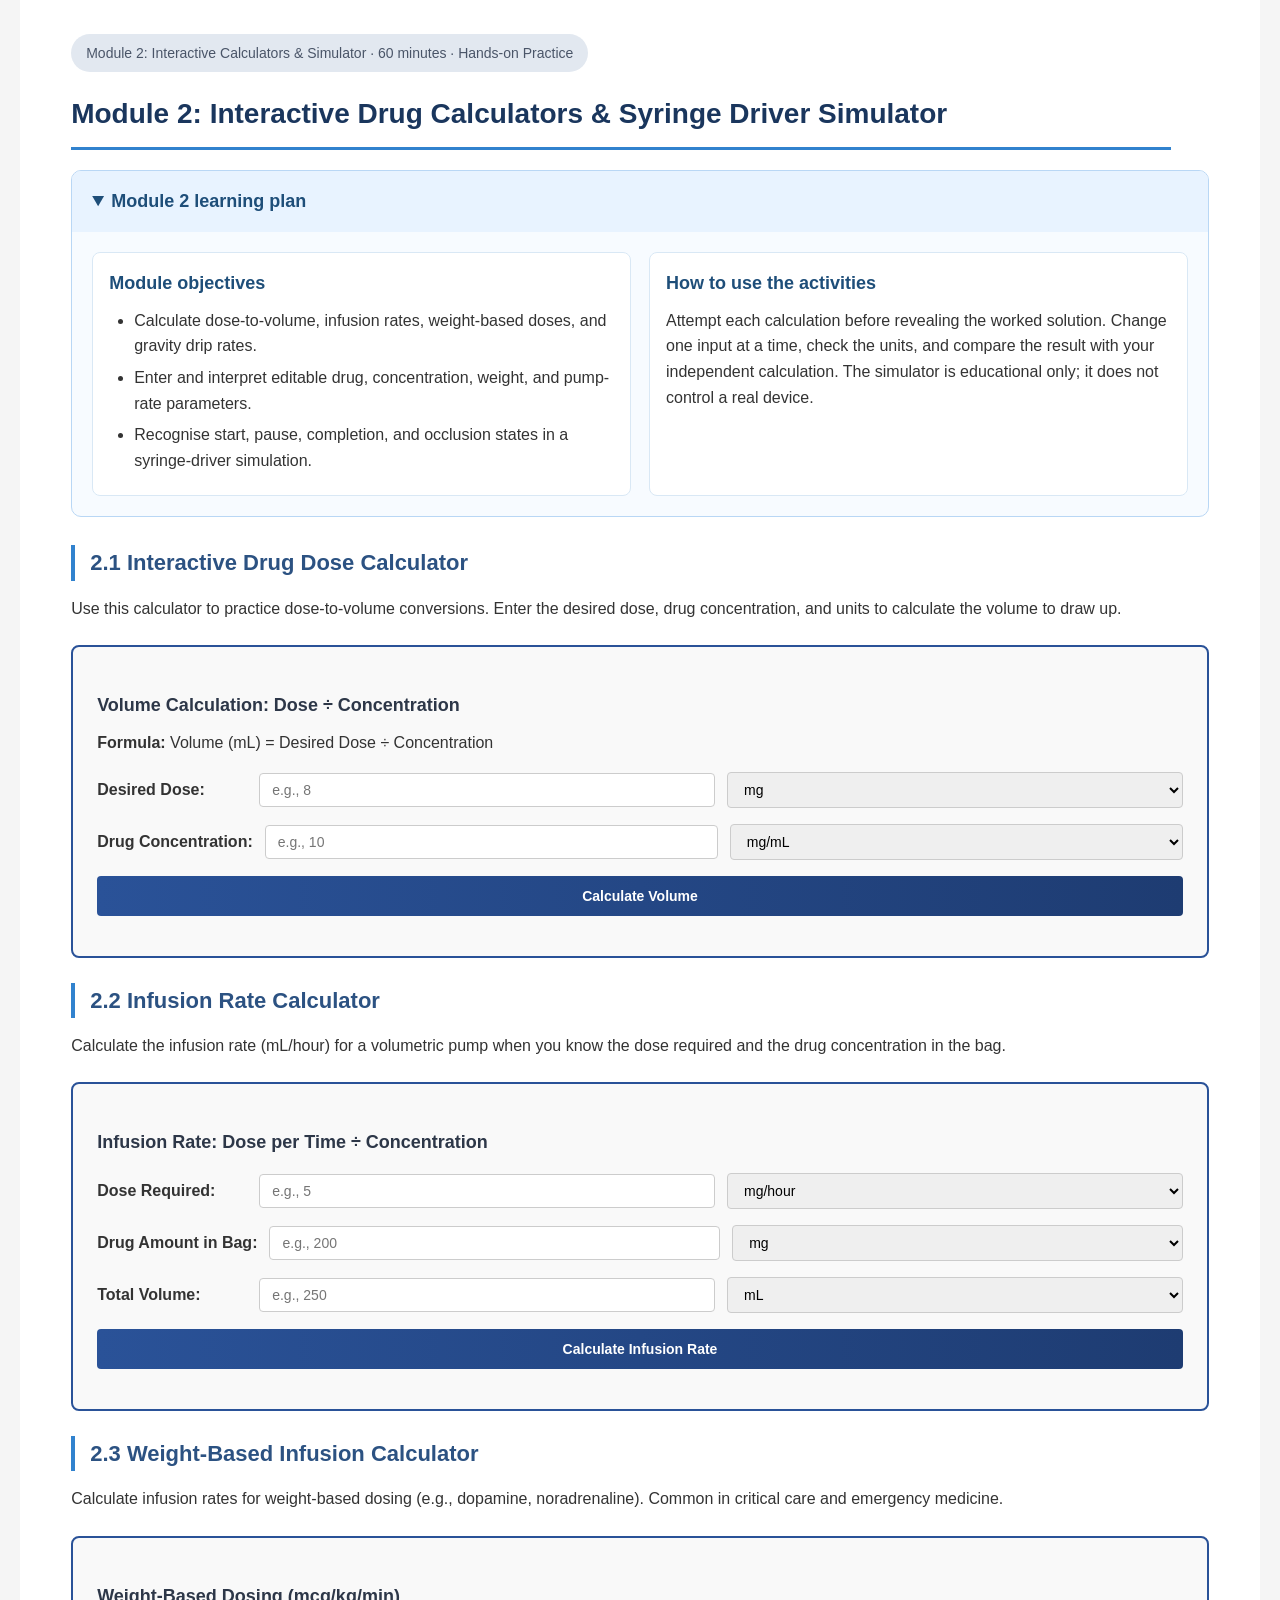
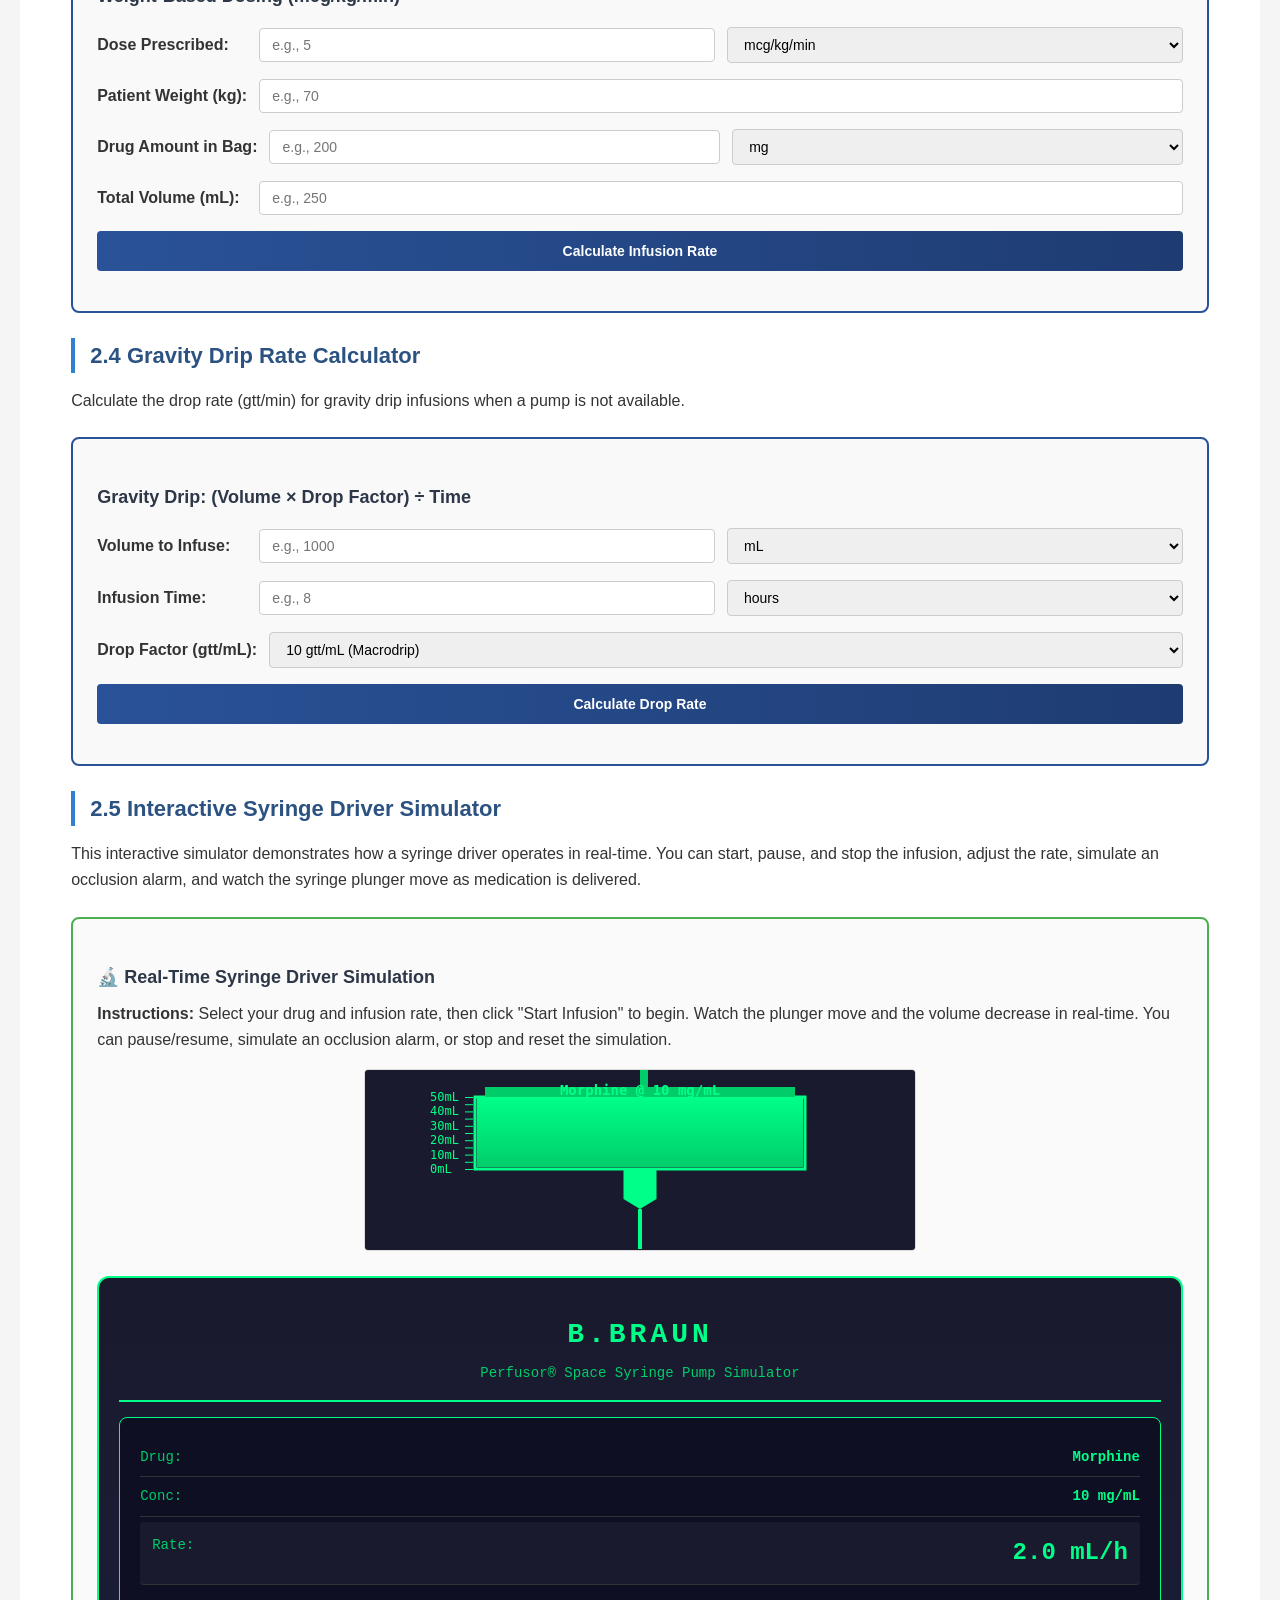
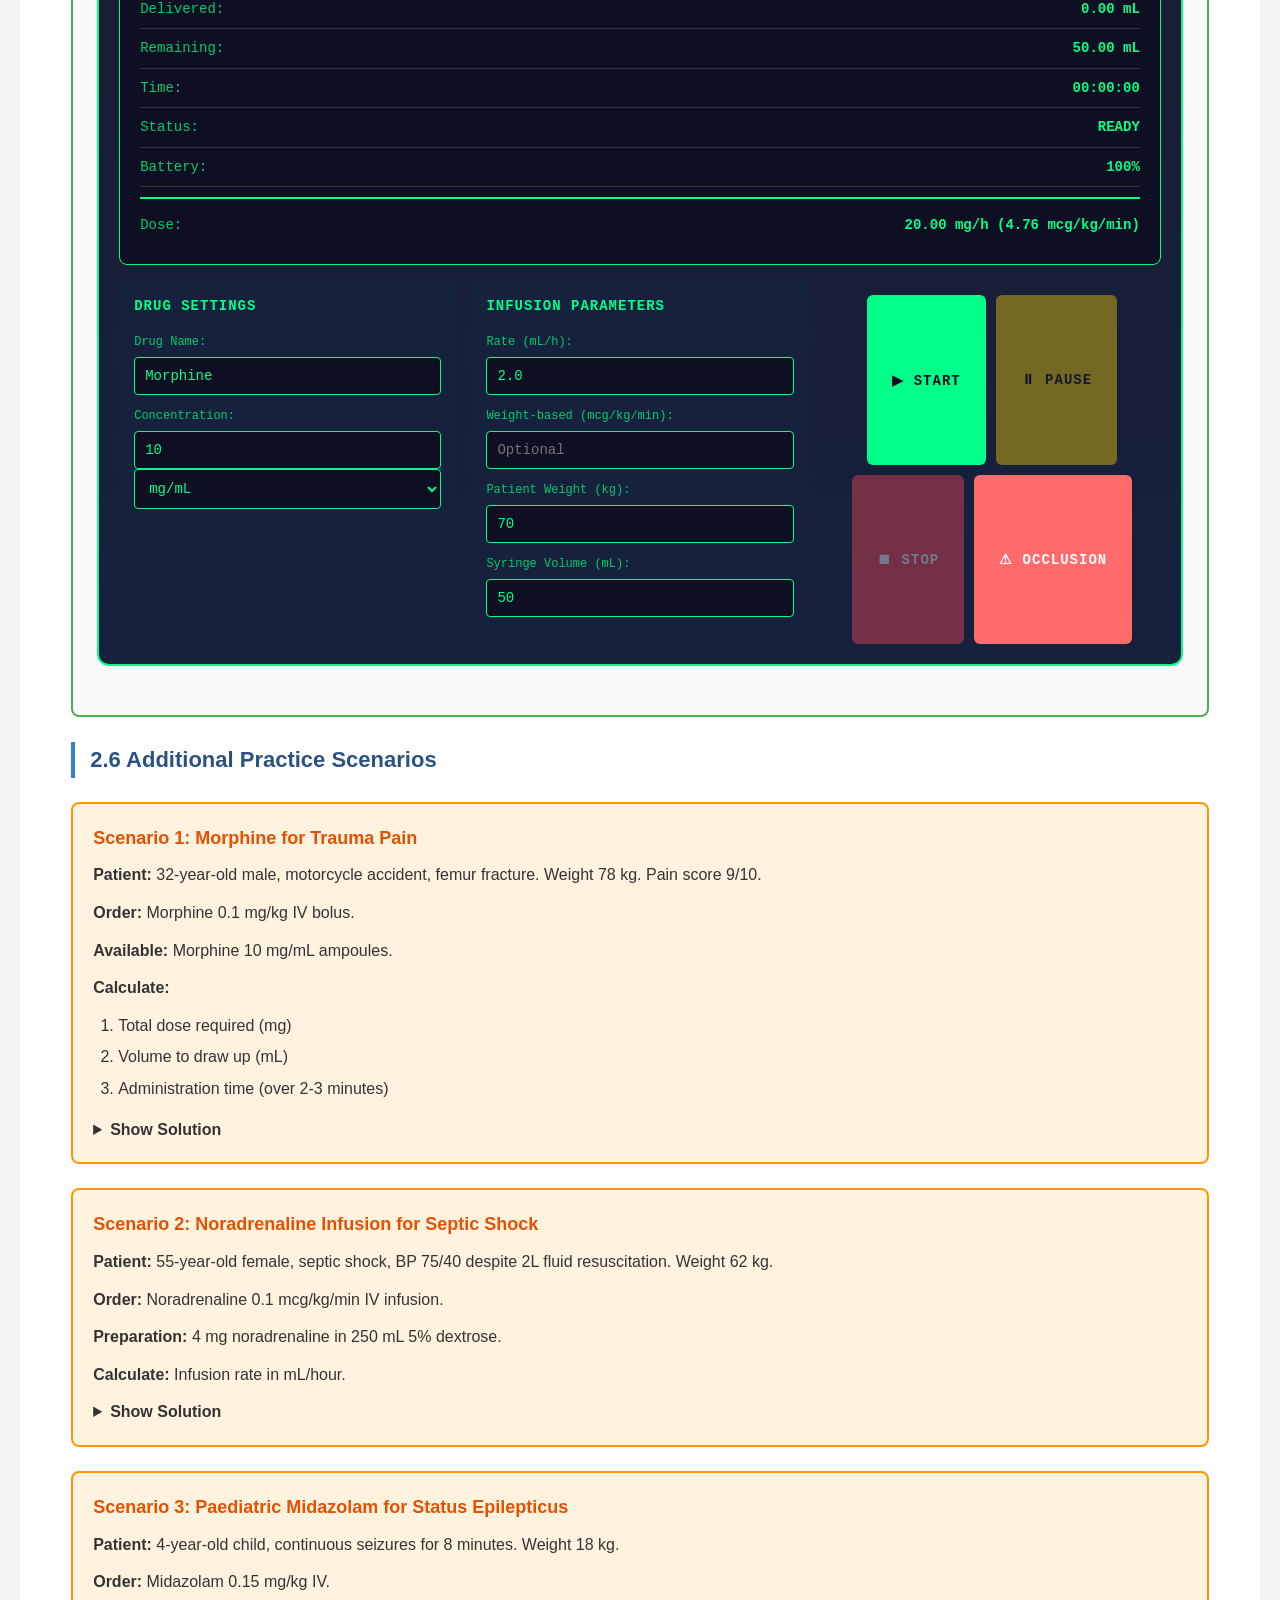
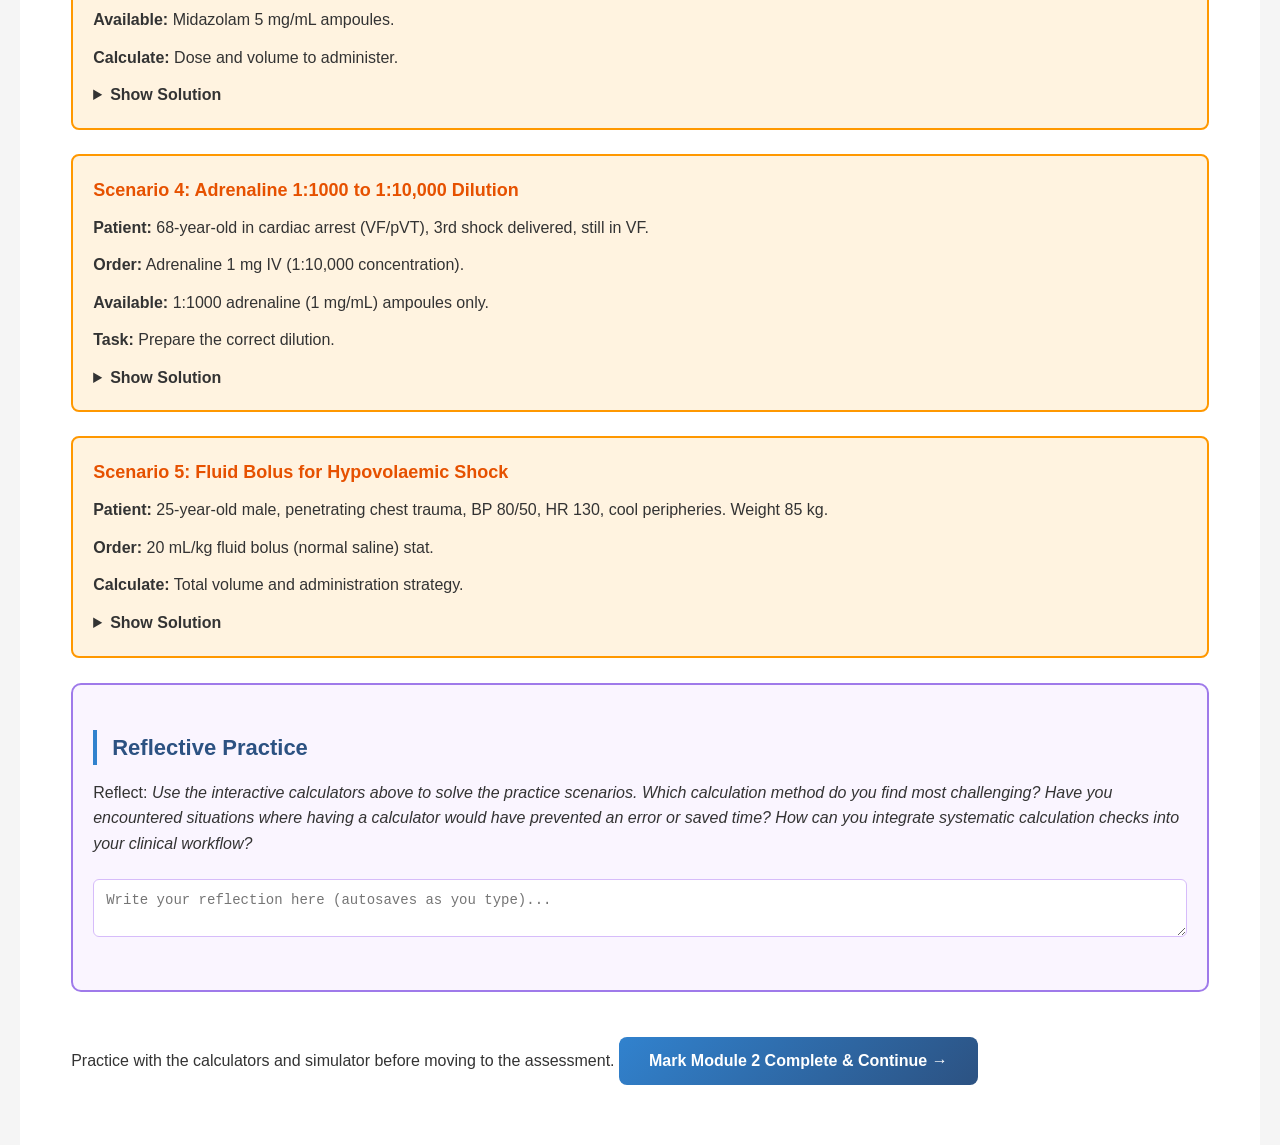
<file: content/module2-interactive.html>
<!DOCTYPE html>
<html lang="en">
<head>
<meta charset="UTF-8" />
<title>Module 2: Interactive Drug Calculators &amp; Syringe Driver Simulator</title>
<link rel="stylesheet" href="assets/style.css" />
<style>
.calculator-section {
  background: #f9f9f9;
  border: 2px solid #2a5298;
  border-radius: 8px;
  padding: 24px;
  margin: 24px 0;
}

.calc-form {
  display: grid;
  gap: 16px;
  margin: 16px 0;
}

.calc-input-group {
  display: flex;
  gap: 12px;
  align-items: center;
}

.calc-input-group label {
  min-width: 150px;
  font-weight: 600;
}

.calc-input-group input,
.calc-input-group select {
  flex: 1;
  padding: 8px 12px;
  border: 1px solid #ccc;
  border-radius: 4px;
  font-size: 14px;
}

.calc-button {
  background: linear-gradient(90deg, #2a5298, #1e3c72);
  color: white;
  border: none;
  padding: 12px 24px;
  border-radius: 4px;
  font-size: 14px;
  font-weight: 600;
  cursor: pointer;
  transition: all 0.2s ease;
}

.calc-button:hover {
  background: linear-gradient(90deg, #1e3c72, #0d1f3d);
  transform: translateY(-2px);
  box-shadow: 0 4px 8px rgba(0, 0, 0, 0.2);
}

.calc-result {
  background: #e3f2fd;
  border-left: 4px solid #2a5298;
  padding: 16px;
  margin: 16px 0;
  border-radius: 4px;
  display: none;
}

.calc-result.show {
  display: block;
}

.calc-result.error {
  background: #ffebee;
  border-left-color: #d32f2f;
}

.calc-result h4 {
  margin: 0 0 12px 0;
  color: #1e3c72;
}

.calc-result .result-value {
  font-size: 24px;
  font-weight: bold;
  color: #2a5298;
  margin: 8px 0;
}

.calc-result .steps {
  margin-top: 12px;
  padding-top: 12px;
  border-top: 1px solid #ccc;
}

.calc-result .steps ol {
  margin: 8px 0 0 20px;
}

.calc-result .steps li {
  margin: 4px 0;
  font-size: 14px;
}

.syringe-simulator {
  background: #fafafa;
  border: 2px solid #4caf50;
  border-radius: 8px;
  padding: 24px;
  margin: 24px 0;
}

.simulator-canvas {
  border: 1px solid #ddd;
  border-radius: 4px;
  background: white;
  display: block;
  margin: 16px auto;
}

.syringe-controls {
  display: grid;
  gap: 16px;
  margin: 16px 0;
}

.control-group {
  display: flex;
  gap: 12px;
  align-items: center;
}

.control-group label {
  font-weight: 600;
  min-width: 150px;
}

.control-group input,
.control-group select {
  flex: 1;
  padding: 8px 12px;
  border: 1px solid #ccc;
  border-radius: 4px;
  font-size: 14px;
}

.control-buttons {
  display: flex;
  gap: 12px;
  margin: 16px 0;
  flex-wrap: wrap;
}

.btn-sim {
  padding: 10px 20px;
  border: none;
  border-radius: 4px;
  font-size: 14px;
  font-weight: 600;
  cursor: pointer;
  transition: all 0.2s ease;
}

.btn-start {
  background: #4caf50;
  color: white;
}

.btn-start:hover:not(:disabled) {
  background: #45a049;
}

.btn-pause {
  background: #ff9800;
  color: white;
}

.btn-pause:hover:not(:disabled) {
  background: #f57c00;
}

.btn-stop {
  background: #d32f2f;
  color: white;
}

.btn-stop:hover:not(:disabled) {
  background: #b71c1c;
}

.btn-alarm {
  background: #9c27b0;
  color: white;
}

.btn-alarm:hover {
  background: #7b1fa2;
}

.btn-sim:disabled {
  background: #ccc;
  cursor: not-allowed;
  opacity: 0.6;
}

.sim-display {
  display: grid;
  grid-template-columns: repeat(auto-fit, minmax(200px, 1fr));
  gap: 12px;
  margin: 16px 0;
  padding: 16px;
  background: white;
  border-radius: 4px;
  border: 1px solid #ddd;
}

.display-item {
  font-size: 14px;
}

.display-item strong {
  display: block;
  color: #666;
  font-size: 12px;
  margin-bottom: 4px;
}

.display-item span {
  font-size: 18px;
  font-weight: 600;
  color: #2a5298;
}

.practice-scenario {
  background: #fff3e0;
  border: 2px solid #ff9800;
  border-radius: 8px;
  padding: 20px;
  margin: 24px 0;
}

.practice-scenario h3 {
  color: #e65100;
  margin-top: 0;
}
</style>
</head>
<body>
<div class="page">

  <span class="meta-bar">Module 2: Interactive Calculators &amp; Simulator · 60 minutes · Hands-on Practice</span>
  <h1>Module 2: Interactive Drug Calculators &amp; Syringe Driver Simulator</h1>

  <details class="course-orientation" open>
    <summary>Module 2 learning plan</summary>
    <div class="orientation-grid">
      <section>
        <h3>Module objectives</h3>
        <ul>
          <li>Calculate dose-to-volume, infusion rates, weight-based doses, and gravity drip rates.</li>
          <li>Enter and interpret editable drug, concentration, weight, and pump-rate parameters.</li>
          <li>Recognise start, pause, completion, and occlusion states in a syringe-driver simulation.</li>
        </ul>
      </section>
      <section>
        <h3>How to use the activities</h3>
        <p>Attempt each calculation before revealing the worked solution. Change one input at a time, check the units, and compare the result with your independent calculation. The simulator is educational only; it does not control a real device.</p>
      </section>
    </div>
  </details>

  <h2>2.1 Interactive Drug Dose Calculator</h2>
  <p>Use this calculator to practice dose-to-volume conversions. Enter the desired dose, drug concentration, and units to calculate the volume to draw up.</p>

  <div class="calculator-section">
    <h3>Volume Calculation: Dose ÷ Concentration</h3>
    <p><strong>Formula:</strong> Volume (mL) = Desired Dose ÷ Concentration</p>
    
    <div class="calc-form">
      <div class="calc-input-group">
        <label for="calcDose">Desired Dose:</label>
        <input type="number" id="calcDose" placeholder="e.g., 8" step="0.01" />
        <select id="calcDoseUnit">
          <option value="mg">mg</option>
          <option value="mcg">mcg</option>
          <option value="g">g</option>
        </select>
      </div>

      <div class="calc-input-group">
        <label for="calcConc">Drug Concentration:</label>
        <input type="number" id="calcConc" placeholder="e.g., 10" step="0.01" />
        <select id="calcConcUnit">
          <option value="mg/mL">mg/mL</option>
          <option value="mcg/mL">mcg/mL</option>
          <option value="g/mL">g/mL</option>
          <option value="%">% (w/v)</option>
          <option value="1:1000">1:1000</option>
          <option value="1:10000">1:10,000</option>
        </select>
      </div>

      <button class="calc-button" onclick="calculateVolume()">Calculate Volume</button>
    </div>

    <div id="volumeResult" class="calc-result"></div>
  </div>

  <h2>2.2 Infusion Rate Calculator</h2>
  <p>Calculate the infusion rate (mL/hour) for a volumetric pump when you know the dose required and the drug concentration in the bag.</p>

  <div class="calculator-section">
    <h3>Infusion Rate: Dose per Time ÷ Concentration</h3>
    
    <div class="calc-form">
      <div class="calc-input-group">
        <label for="infusionDose">Dose Required:</label>
        <input type="number" id="infusionDose" placeholder="e.g., 5" step="0.01" />
        <select id="infusionDoseUnit">
          <option value="mg/hour">mg/hour</option>
          <option value="mg/min">mg/min</option>
          <option value="mcg/hour">mcg/hour</option>
          <option value="mcg/min">mcg/min</option>
        </select>
      </div>

      <div class="calc-input-group">
        <label for="infusionDrugAmount">Drug Amount in Bag:</label>
        <input type="number" id="infusionDrugAmount" placeholder="e.g., 200" step="0.01" />
        <select id="infusionDrugUnit">
          <option value="mg">mg</option>
          <option value="mcg">mcg</option>
          <option value="g">g</option>
        </select>
      </div>

      <div class="calc-input-group">
        <label for="infusionVolume">Total Volume:</label>
        <input type="number" id="infusionVolume" placeholder="e.g., 250" step="1" />
        <select id="infusionVolumeUnit">
          <option value="mL">mL</option>
          <option value="L">L</option>
        </select>
      </div>

      <button class="calc-button" onclick="calculateInfusionRate()">Calculate Infusion Rate</button>
    </div>

    <div id="infusionResult" class="calc-result"></div>
  </div>

  <h2>2.3 Weight-Based Infusion Calculator</h2>
  <p>Calculate infusion rates for weight-based dosing (e.g., dopamine, noradrenaline). Common in critical care and emergency medicine.</p>

  <div class="calculator-section">
    <h3>Weight-Based Dosing (mcg/kg/min)</h3>
    
    <div class="calc-form">
      <div class="calc-input-group">
        <label for="wbDose">Dose Prescribed:</label>
        <input type="number" id="wbDose" placeholder="e.g., 5" step="0.1" />
        <select id="wbDoseUnit">
          <option value="mcg/kg/min">mcg/kg/min</option>
          <option value="mg/kg/min">mg/kg/min</option>
        </select>
      </div>

      <div class="calc-input-group">
        <label for="wbWeight">Patient Weight (kg):</label>
        <input type="number" id="wbWeight" placeholder="e.g., 70" step="0.1" />
      </div>

      <div class="calc-input-group">
        <label for="wbDrugAmount">Drug Amount in Bag:</label>
        <input type="number" id="wbDrugAmount" placeholder="e.g., 200" step="0.01" />
        <select id="wbDrugUnit">
          <option value="mg">mg</option>
          <option value="mcg">mcg</option>
          <option value="g">g</option>
        </select>
      </div>

      <div class="calc-input-group">
        <label for="wbVolume">Total Volume (mL):</label>
        <input type="number" id="wbVolume" placeholder="e.g., 250" step="1" />
      </div>

      <button class="calc-button" onclick="calculateWeightBased()">Calculate Infusion Rate</button>
    </div>

    <div id="wbResult" class="calc-result"></div>
  </div>

  <h2>2.4 Gravity Drip Rate Calculator</h2>
  <p>Calculate the drop rate (gtt/min) for gravity drip infusions when a pump is not available.</p>

  <div class="calculator-section">
    <h3>Gravity Drip: (Volume × Drop Factor) ÷ Time</h3>
    
    <div class="calc-form">
      <div class="calc-input-group">
        <label for="gravityVolume">Volume to Infuse:</label>
        <input type="number" id="gravityVolume" placeholder="e.g., 1000" step="1" />
        <select id="gravityVolumeUnit">
          <option value="mL">mL</option>
          <option value="L">L</option>
        </select>
      </div>

      <div class="calc-input-group">
        <label for="gravityTime">Infusion Time:</label>
        <input type="number" id="gravityTime" placeholder="e.g., 8" step="0.1" />
        <select id="gravityTimeUnit">
          <option value="hours">hours</option>
          <option value="minutes">minutes</option>
        </select>
      </div>

      <div class="calc-input-group">
        <label for="gravityDropFactor">Drop Factor (gtt/mL):</label>
        <select id="gravityDropFactor">
          <option value="10">10 gtt/mL (Macrodrip)</option>
          <option value="15">15 gtt/mL (Macrodrip)</option>
          <option value="20">20 gtt/mL (Macrodrip)</option>
          <option value="60">60 gtt/mL (Microdrip)</option>
        </select>
      </div>

      <button class="calc-button" onclick="calculateGravityDrip()">Calculate Drop Rate</button>
    </div>

    <div id="gravityResult" class="calc-result"></div>
  </div>

  <h2>2.5 Interactive Syringe Driver Simulator</h2>
  <p>This interactive simulator demonstrates how a syringe driver operates in real-time. You can start, pause, and stop the infusion, adjust the rate, simulate an occlusion alarm, and watch the syringe plunger move as medication is delivered.</p>

  <div class="syringe-simulator">
    <h3>🔬 Real-Time Syringe Driver Simulation</h3>
    <p><strong>Instructions:</strong> Select your drug and infusion rate, then click "Start Infusion" to begin. Watch the plunger move and the volume decrease in real-time. You can pause/resume, simulate an occlusion alarm, or stop and reset the simulation.</p>

    <canvas id="syringeCanvas" class="simulator-canvas" width="550" height="180" role="img" aria-label="Animated syringe pump simulation showing delivered and remaining volume">Your browser does not support the animated syringe display. Use the text controls and status display below.</canvas>
    <div id="syringeControls"></div>
  </div>

  <h2>2.6 Additional Practice Scenarios</h2>

  <div class="practice-scenario">
    <h3>Scenario 1: Morphine for Trauma Pain</h3>
    <p><strong>Patient:</strong> 32-year-old male, motorcycle accident, femur fracture. Weight 78 kg. Pain score 9/10.</p>
    <p><strong>Order:</strong> Morphine 0.1 mg/kg IV bolus.</p>
    <p><strong>Available:</strong> Morphine 10 mg/mL ampoules.</p>
    <p><strong>Calculate:</strong></p>
    <ol>
      <li>Total dose required (mg)</li>
      <li>Volume to draw up (mL)</li>
      <li>Administration time (over 2-3 minutes)</li>
    </ol>
    <details>
      <summary><strong>Show Solution</strong></summary>
      <p><strong>1. Dose:</strong> 0.1 mg/kg × 78 kg = <strong>7.8 mg</strong> (round to 8 mg for practical administration)</p>
      <p><strong>2. Volume:</strong> 8 mg ÷ 10 mg/mL = <strong>0.8 mL</strong></p>
      <p><strong>3. Administration:</strong> Give 0.8 mL slowly over 2-3 minutes IV push. Monitor for respiratory depression (RR <10), hypotension, and sedation. Have naloxone 0.4 mg ready as reversal agent.</p>
    </details>
  </div>

  <div class="practice-scenario">
    <h3>Scenario 2: Noradrenaline Infusion for Septic Shock</h3>
    <p><strong>Patient:</strong> 55-year-old female, septic shock, BP 75/40 despite 2L fluid resuscitation. Weight 62 kg.</p>
    <p><strong>Order:</strong> Noradrenaline 0.1 mcg/kg/min IV infusion.</p>
    <p><strong>Preparation:</strong> 4 mg noradrenaline in 250 mL 5% dextrose.</p>
    <p><strong>Calculate:</strong> Infusion rate in mL/hour.</p>
    <details>
      <summary><strong>Show Solution</strong></summary>
      <p><strong>Step 1:</strong> Dose per minute = 0.1 mcg/kg/min × 62 kg = 6.2 mcg/min</p>
      <p><strong>Step 2:</strong> Dose per hour = 6.2 mcg/min × 60 = 372 mcg/hour = 0.372 mg/hour</p>
      <p><strong>Step 3:</strong> Concentration = 4 mg ÷ 250 mL = 0.016 mg/mL</p>
      <p><strong>Step 4:</strong> Infusion rate = 0.372 mg/hour ÷ 0.016 mg/mL = <strong>23.25 mL/hour</strong> (round to 23 mL/hour)</p>
      <p><strong>Monitoring:</strong> Titrate to MAP >65 mmHg. Check BP every 5 minutes. Watch for arrhythmias, extravasation (causes tissue necrosis). Use central line if available.</p>
    </details>
  </div>

  <div class="practice-scenario">
    <h3>Scenario 3: Paediatric Midazolam for Status Epilepticus</h3>
    <p><strong>Patient:</strong> 4-year-old child, continuous seizures for 8 minutes. Weight 18 kg.</p>
    <p><strong>Order:</strong> Midazolam 0.15 mg/kg IV.</p>
    <p><strong>Available:</strong> Midazolam 5 mg/mL ampoules.</p>
    <p><strong>Calculate:</strong> Dose and volume to administer.</p>
    <details>
      <summary><strong>Show Solution</strong></summary>
      <p><strong>Dose:</strong> 0.15 mg/kg × 18 kg = <strong>2.7 mg</strong></p>
      <p><strong>Volume:</strong> 2.7 mg ÷ 5 mg/mL = <strong>0.54 mL</strong> (round to 0.5 mL)</p>
      <p><strong>Administration:</strong> Give 0.5 mL slowly over 2-3 minutes IV. Monitor respiratory rate, SpO₂, and BP. Prepare bag-valve-mask and suction. Have flumazenil available but use cautiously (may precipitate seizures if child is on chronic benzodiazepines).</p>
      <p><strong>Alternative route:</strong> If no IV access: 10 mg IM or 10 mg intranasal (5 mg per nostril using MAD device).</p>
    </details>
  </div>

  <div class="practice-scenario">
    <h3>Scenario 4: Adrenaline 1:1000 to 1:10,000 Dilution</h3>
    <p><strong>Patient:</strong> 68-year-old in cardiac arrest (VF/pVT), 3rd shock delivered, still in VF.</p>
    <p><strong>Order:</strong> Adrenaline 1 mg IV (1:10,000 concentration).</p>
    <p><strong>Available:</strong> 1:1000 adrenaline (1 mg/mL) ampoules only.</p>
    <p><strong>Task:</strong> Prepare the correct dilution.</p>
    <details>
      <summary><strong>Show Solution</strong></summary>
      <p><strong>Step 1:</strong> Draw up 1 mL of 1:1000 adrenaline (= 1 mg).</p>
      <p><strong>Step 2:</strong> Add 9 mL normal saline to the syringe (total 10 mL).</p>
      <p><strong>Step 3:</strong> This gives you 1 mg in 10 mL = 0.1 mg/mL = 1:10,000 concentration.</p>
      <p><strong>Step 4:</strong> Administer the entire 10 mL IV push during CPR.</p>
      <p><strong>Repeat:</strong> Every 3-5 minutes during ongoing CPR if still in VF/pVT.</p>
      <p><strong>Warning:</strong> Never give 1:1000 adrenaline IV without dilution—this is a 10-fold overdose and causes severe hypertension, arrhythmias, and myocardial ischemia.</p>
    </details>
  </div>

  <div class="practice-scenario">
    <h3>Scenario 5: Fluid Bolus for Hypovolaemic Shock</h3>
    <p><strong>Patient:</strong> 25-year-old male, penetrating chest trauma, BP 80/50, HR 130, cool peripheries. Weight 85 kg.</p>
    <p><strong>Order:</strong> 20 mL/kg fluid bolus (normal saline) stat.</p>
    <p><strong>Calculate:</strong> Total volume and administration strategy.</p>
    <details>
      <summary><strong>Show Solution</strong></summary>
      <p><strong>Volume:</strong> 20 mL/kg × 85 kg = <strong>1700 mL</strong></p>
      <p><strong>Administration:</strong> Administer rapidly over 10-15 minutes using:</p>
      <ul>
        <li>Two large-bore IV cannulas (14G or 16G)</li>
        <li>Pressure bag or manual push with 3-way tap</li>
        <li>Blood tubing if available (wider bore)</li>
      </ul>
      <p><strong>Reassessment:</strong> After bolus, recheck BP, HR, capillary refill, lactate. If still shocked, repeat 20 mL/kg bolus and prepare for blood transfusion (activate massive transfusion protocol if available).</p>
      <p><strong>Caution:</strong> Avoid excessive crystalloid in penetrating trauma with uncontrolled bleeding ("permissive hypotension" strategy: target SBP 80-90 mmHg until haemostasis achieved).</p>
    </details>
  </div>

  <div class="reflection-box">
    <h2>Reflective Practice</h2>
    <p>Reflect: <em>Use the interactive calculators above to solve the practice scenarios. Which calculation method do you find most challenging? Have you encountered situations where having a calculator would have prevented an error or saved time? How can you integrate systematic calculation checks into your clinical workflow?</em></p>
    <textarea id="reflectionText" placeholder="Write your reflection here (autosaves as you type)..."></textarea>
    <div class="save-note" id="saveNote"></div>
  </div>

  <div class="page-actions">
    <span class="quiz-nav-hint">Practice with the calculators and simulator before moving to the assessment.</span>
    <button class="btn" id="completeBtn">Mark Module 2 Complete &amp; Continue &rarr;</button>
  </div>

</div>

<script src="assets/calculator.js"></script>
<script src="assets/syringe-simulator.js"></script>
<script src="assets/content-page.js"></script>
<script>
// Volume calculator
function calculateVolume() {
  var dose = parseFloat(document.getElementById("calcDose").value);
  var doseUnit = document.getElementById("calcDoseUnit").value;
  var conc = parseFloat(document.getElementById("calcConc").value);
  var concUnit = document.getElementById("calcConcUnit").value;

  var result = window.DrugCalculator.calculateVolume(dose, conc, doseUnit, concUnit);
  var resultDiv = document.getElementById("volumeResult");

  if (result.valid) {
    resultDiv.className = "calc-result show";
    resultDiv.innerHTML = 
      '<h4>✅ Calculation Result</h4>' +
      '<div class="result-value">' + result.volume + ' ' + result.volumeUnit + '</div>' +
      '<div class="steps"><strong>Step-by-Step Solution:</strong><ol>' +
      result.steps.map(function(s) { return '<li>' + s + '</li>'; }).join('') +
      '</ol></div>';
  } else {
    resultDiv.className = "calc-result show error";
    resultDiv.innerHTML = '<h4>❌ Error</h4><p>' + result.error + '</p>';
  }
}

// Infusion rate calculator
function calculateInfusionRate() {
  var dose = parseFloat(document.getElementById("infusionDose").value);
  var doseUnit = document.getElementById("infusionDoseUnit").value;
  var drugAmount = parseFloat(document.getElementById("infusionDrugAmount").value);
  var drugUnit = document.getElementById("infusionDrugUnit").value;
  var volume = parseFloat(document.getElementById("infusionVolume").value);
  var volumeUnit = document.getElementById("infusionVolumeUnit").value;

  var timeUnit = doseUnit.split("/")[1];
  var result = window.DrugCalculator.calculateInfusionRate(dose, doseUnit, timeUnit, drugAmount, drugUnit, volume, volumeUnit);
  var resultDiv = document.getElementById("infusionResult");

  if (result.valid) {
    resultDiv.className = "calc-result show";
    resultDiv.innerHTML = 
      '<h4>✅ Calculation Result</h4>' +
      '<div class="result-value">' + result.rate + ' ' + result.rateUnit + '</div>' +
      '<p><strong>Solution Concentration:</strong> ' + result.concentration + ' ' + result.concentrationUnit + '</p>' +
      '<div class="steps"><strong>Step-by-Step Solution:</strong><ol>' +
      result.steps.map(function(s) { return '<li>' + s + '</li>'; }).join('') +
      '</ol></div>';
  } else {
    resultDiv.className = "calc-result show error";
    resultDiv.innerHTML = '<h4>❌ Error</h4><p>' + result.error + '</p>';
  }
}

// Weight-based calculator
function calculateWeightBased() {
  var dose = parseFloat(document.getElementById("wbDose").value);
  var doseUnit = document.getElementById("wbDoseUnit").value;
  var weight = parseFloat(document.getElementById("wbWeight").value);
  var drugAmount = parseFloat(document.getElementById("wbDrugAmount").value);
  var drugUnit = document.getElementById("wbDrugUnit").value;
  var volume = parseFloat(document.getElementById("wbVolume").value);

  var result = window.DrugCalculator.calculateWeightBasedInfusion(dose, doseUnit, weight, drugAmount, drugUnit, volume);
  var resultDiv = document.getElementById("wbResult");

  if (result.valid) {
    resultDiv.className = "calc-result show";
    resultDiv.innerHTML = 
      '<h4>✅ Calculation Result</h4>' +
      '<div class="result-value">' + result.rate + ' ' + result.rateUnit + '</div>' +
      '<p><strong>Total Dose:</strong> ' + result.totalDosePerMin + ' ' + (doseUnit.includes("mcg") ? "mcg" : "mg") + '/min (' + result.totalDosePerHour + ' mg/hour)</p>' +
      '<p><strong>Solution Concentration:</strong> ' + result.concentration + ' mg/mL</p>' +
      '<div class="steps"><strong>Step-by-Step Solution:</strong><ol>' +
      result.steps.map(function(s) { return '<li>' + s + '</li>'; }).join('') +
      '</ol></div>';
  } else {
    resultDiv.className = "calc-result show error";
    resultDiv.innerHTML = '<h4>❌ Error</h4><p>' + result.error + '</p>';
  }
}

// Gravity drip calculator
function calculateGravityDrip() {
  var volume = parseFloat(document.getElementById("gravityVolume").value);
  var volumeUnit = document.getElementById("gravityVolumeUnit").value;
  var time = parseFloat(document.getElementById("gravityTime").value);
  var timeUnit = document.getElementById("gravityTimeUnit").value;
  var dropFactor = parseFloat(document.getElementById("gravityDropFactor").value);

  var result = window.DrugCalculator.calculateGravityDrip(volume, volumeUnit, time, timeUnit, dropFactor);
  var resultDiv = document.getElementById("gravityResult");

  if (result.valid) {
    resultDiv.className = "calc-result show";
    resultDiv.innerHTML = 
      '<h4>✅ Calculation Result</h4>' +
      '<div class="result-value">' + result.dropRate + ' ' + result.dropRateUnit + '</div>' +
      '<div class="steps"><strong>Step-by-Step Solution:</strong><ol>' +
      result.steps.map(function(s) { return '<li>' + s + '</li>'; }).join('') +
      '</ol></div>';
  } else {
    resultDiv.className = "calc-result show error";
    resultDiv.innerHTML = '<h4>❌ Error</h4><p>' + result.error + '</p>';
  }
}

// Initialize syringe simulator
window.addEventListener("DOMContentLoaded", function() {
  window.SyringeSimulator.init("syringeCanvas", "syringeControls");
  window.ContentPage.init("module2");
});
</script>
</body>
</html>
</file>
<file: content/assets/style.css>
/* Base Styles */
* { box-sizing: border-box; margin: 0; padding: 0; }
body { font-family: -apple-system, BlinkMacSystemFont, 'Segoe UI', Roboto, sans-serif; line-height: 1.6; color: #333; background: #f5f5f5; }

.page { max-width: 900px; margin: 0 auto; padding: 30px 20px; background: #fff; min-height: 100vh; }

h1 { color: #1a365d; font-size: 28px; margin-bottom: 20px; border-bottom: 3px solid #3182ce; padding-bottom: 10px; }
h2 { color: #2c5282; font-size: 22px; margin: 25px 0 15px; border-left: 4px solid #3182ce; padding-left: 15px; }
h3 { color: #2d3748; font-size: 18px; margin: 20px 0 10px; }
h4 { color: #4a5568; font-size: 16px; margin: 15px 0 8px; }

p { margin-bottom: 12px; }
ul, ol { margin: 10px 0 15px 25px; }
li { margin-bottom: 6px; }

.meta-bar { display: inline-block; background: #e2e8f0; color: #4a5568; padding: 8px 15px; border-radius: 20px; font-size: 14px; margin-bottom: 20px; }

/* CCT Grid */
.cct-grid { display: grid; grid-template-columns: repeat(auto-fit, minmax(250px, 1fr)); gap: 20px; margin: 20px 0; }
.cct-card { padding: 25px; border-radius: 12px; text-align: center; box-shadow: 0 4px 6px rgba(0,0,0,0.1); }
.cct-c { background: linear-gradient(135deg, #667eea 0%, #764ba2 100%); color: white; }
.cct-c2 { background: linear-gradient(135deg, #f093fb 0%, #f5576c 100%); color: white; }
.cct-t { background: linear-gradient(135deg, #4facfe 0%, #00f2fe 100%); color: white; }
.cct-letter { font-size: 48px; font-weight: bold; margin-bottom: 10px; }
.cct-title { font-size: 18px; font-weight: bold; margin-bottom: 10px; }
.cct-text { font-size: 14px; opacity: 0.95; }

/* CDST Framework */
.cdst-container { margin: 20px 0; }
.cdst-row { display: flex; align-items: stretch; margin-bottom: 12px; background: #f8f9fa; border-radius: 8px; overflow: hidden; box-shadow: 0 2px 4px rgba(0,0,0,0.08); }
.cdst-num { padding: 15px 20px; font-size: 24px; font-weight: bold; color: white; min-width: 60px; display: flex; align-items: center; justify-content: center; }
.cdst-1 { background: #e74c3c; }
.cdst-2 { background: #3498db; }
.cdst-3 { background: #2ecc71; }
.cdst-4 { background: #f39c12; }
.cdst-5 { background: #9b59b6; }
.cdst-6 { background: #1abc9c; }
.cdst-content { flex: 1; padding: 15px 20px; display: flex; align-items: center; }
.cdst-action { padding: 15px 20px; background: #e8e8e8; border-left: 3px solid #ccc; min-width: 250px; display: flex; align-items: center; }

/* Info & Warning Boxes */
.info-box, .warning-box { padding: 20px; border-radius: 8px; margin: 20px 0; }
.info-box { background: #e3f2fd; border-left: 4px solid #2196f3; }
.warning-box { background: #fff3e0; border-left: 4px solid #ff9800; }
.example-box { background: #f3e5f5; padding: 15px 20px; border-radius: 8px; margin: 15px 0; border-left: 4px solid #9c27b0; }

/* Video Container */
.video-container { margin: 25px 0; }
.video-wrapper { position: relative; padding-bottom: 56.25%; height: 0; overflow: hidden; border-radius: 8px; box-shadow: 0 4px 6px rgba(0,0,0,0.1); }
.video-wrapper iframe { position: absolute; top: 0; left: 0; width: 100%; height: 100%; border: none; }
.video-caption { text-align: center; margin-top: 10px; color: #666; font-style: italic; font-size: 14px; }

/* Tables */
table { width: 100%; border-collapse: collapse; margin: 15px 0; font-size: 14px; }
th, td { padding: 12px; text-align: left; border: 1px solid #ddd; }
th { background: #3182ce; color: white; font-weight: 600; }
tr:nth-child(even) { background: #f8f9fa; }
tr:hover { background: #e2e8f0; }

/* Exercise Section */
.exercise-container { margin: 25px 0; }
.exercise { background: #f8f9fa; border: 1px solid #e2e8f0; border-radius: 10px; padding: 20px; margin-bottom: 20px; }
.exercise h4 { color: #2c5282; margin-bottom: 10px; }
.answer-input { margin-top: 15px; }
.student-answer { padding: 10px; font-size: 16px; border: 2px solid #cbd5e0; border-radius: 6px; width: 150px; margin-right: 10px; }
.check-btn, .show-answer-btn { padding: 10px 20px; font-size: 14px; border: none; border-radius: 6px; cursor: pointer; margin: 5px 5px 5px 0; }
.check-btn { background: #3182ce; color: white; }
.check-btn:hover { background: #2c5282; }
.show-answer-btn { background: #718096; color: white; }
.show-answer-btn:hover { background: #4a5568; }
.answer-feedback { margin-top: 10px; padding: 10px; border-radius: 6px; font-weight: 600; }
.answer-feedback.correct { background: #c6f6d5; color: #276749; }
.answer-feedback.incorrect { background: #fed7d7; color: #c53030; }
.correct-answer { margin-top: 15px; }
.answer-reveal { background: #e2e8f0; padding: 15px; border-radius: 6px; border-left: 4px solid #3182ce; }

/* Reflection Box */
.reflection-box { background: #faf5ff; border: 2px solid #9f7aea; border-radius: 10px; padding: 20px; margin: 25px 0; }
.reflection-box h4 { color: #6b46c1; }
.reflection-box textarea { width: 100%; padding: 12px; border: 1px solid #d6bcfa; border-radius: 6px; font-size: 14px; resize: vertical; margin-top: 10px; }

/* Button */
.btn { display: inline-block; padding: 15px 30px; background: linear-gradient(135deg, #3182ce, #2c5282); color: white; border: none; border-radius: 8px; font-size: 16px; font-weight: 600; cursor: pointer; margin-top: 20px; }
.btn:hover { transform: translateY(-2px); }

/* B.Braun Simulator Styles */
.simulator-container { background: linear-gradient(180deg, #1a1a2e 0%, #16213e 100%); border-radius: 12px; padding: 20px; margin: 25px 0; font-family: 'Courier New', monospace; border: 2px solid #00ff88; }

.simulator-header { text-align: center; padding: 15px; border-bottom: 2px solid #00ff88; margin-bottom: 15px; }
.simulator-brand { font-size: 28px; font-weight: bold; color: #00ff88; letter-spacing: 4px; }
.simulator-model { font-size: 14px; color: #00cc6a; margin-top: 5px; }

.pump-display { background: #0f0f23; border-radius: 8px; padding: 20px; margin-bottom: 15px; border: 1px solid #00ff88; }
.display-row { display: flex; justify-content: space-between; padding: 8px 0; border-bottom: 1px solid #333; }
.display-row:last-child { border-bottom: none; }
.display-row .label { color: #00cc6a; font-size: 14px; }
.display-row .value { color: #00ff88; font-size: 14px; font-weight: bold; }
.display-row .value-large { color: #00ff88; font-size: 24px; font-weight: bold; }
.display-row .value-status { color: #00ff88; font-size: 14px; font-weight: bold; text-transform: uppercase; }
.display-row.highlight { background: #1a1a2e; padding: 12px; border-radius: 4px; margin: 5px 0; }
.display-row.calc-dose { border-top: 2px solid #00ff88; margin-top: 10px; padding-top: 15px; }

.control-panel { display: grid; grid-template-columns: repeat(auto-fit, minmax(300px, 1fr)); gap: 15px; }
.control-section { background: #16213e; border-radius: 8px; padding: 15px; }
.control-title { color: #00ff88; font-size: 14px; font-weight: bold; margin-bottom: 15px; text-transform: uppercase; letter-spacing: 1px; }
.control-row { margin-bottom: 12px; }
.control-row label { display: block; color: #00cc6a; font-size: 12px; margin-bottom: 5px; }
.control-row input, .control-row select { width: 100%; padding: 10px; font-size: 14px; border: 1px solid #00ff88; border-radius: 4px; background: #0f0f23; color: #00ff88; font-family: 'Courier New', monospace; }

.button-panel { display: flex; flex-wrap: wrap; gap: 10px; margin-top: 15px; justify-content: center; }
.pump-btn { padding: 15px 25px; font-size: 14px; font-weight: bold; border: none; border-radius: 6px; cursor: pointer; font-family: 'Courier New', monospace; letter-spacing: 1px; }
.pump-btn-start { background: #00ff88; color: #0f0f23; }
.pump-btn-start:hover { background: #00cc6a; }
.pump-btn-pause { background: #ffd700; color: #0f0f23; }
.pump-btn-pause:hover { background: #e6c200; }
.pump-btn-stop { background: #ff4757; color: white; }
.pump-btn-stop:hover { background: #ff3344; }
.pump-btn-alarm { background: #ff6b6b; color: white; }
.pump-btn-alarm:hover { background: #ff5555; }
.pump-btn:disabled { opacity: 0.4; cursor: not-allowed; }

/* App Shell */
.app-shell { display: flex; min-height: 100vh; }
.app-brand { background: linear-gradient(135deg, #1a365d, #2c5282); color: white; padding: 30px 20px; text-align: center; font-size: 20px; font-weight: bold; line-height: 1.4; min-width: 200px; }
.app-header { flex: 1; padding: 20px 30px; background: #fff; border-bottom: 1px solid #e2e8f0; }
.course-title { font-size: 24px; font-weight: 600; color: #1a365d; }
.progress-wrap { margin-top: 15px; }
.progress-bar { height: 8px; background: #e2e8f0; border-radius: 4px; overflow: hidden; margin-top: 5px; }
#progressFill { height: 100%; background: linear-gradient(90deg, #3182ce, #2ecc71); }
.app-nav { background: #f8f9fa; padding: 15px; border-right: 1px solid #e2e8f0; min-width: 250px; }
.app-nav a { display: block; padding: 12px 15px; color: #4a5568; text-decoration: none; border-radius: 6px; margin-bottom: 5px; }
.app-nav a:hover { background: #e2e8f0; }
.app-nav a.active { background: #3182ce; color: white; }
.app-content { flex: 1; padding: 20px; background: #fff; }
.app-content iframe { width: 100%; height: calc(100vh - 100px); border: none; }

/* Responsive */
@media (max-width: 768px) {
  .cct-grid { grid-template-columns: 1fr; }
  .cdst-row { flex-direction: column; }
  .cdst-action { min-width: auto; border-left: none; border-top: 3px solid #ccc; }
  .control-panel { grid-template-columns: 1fr; }
}

/* QM-aligned responsive course shell and spacious reading layout */
html, body { min-height: 100%; }
body { overflow-x: hidden; }
.app-shell { display: grid; grid-template-columns: 250px minmax(0, 1fr); min-height: 100vh; width: 100%; }
.app-sidebar { display: flex; flex-direction: column; min-width: 0; background: #f8f9fa; border-right: 1px solid #d9e2ec; }
.app-brand { min-width: 0; width: 100%; padding: 28px 18px; font-size: 19px; letter-spacing: .02em; }
.app-nav { min-width: 0; width: 100%; padding: 18px 12px; border: 0; overflow-y: auto; }
.app-nav a { display: grid; grid-template-columns: 30px minmax(0, 1fr); gap: 8px; align-items: start; font-size: 14px; line-height: 1.35; }
.app-nav a .step-num { display: inline-flex; width: 26px; height: 26px; align-items: center; justify-content: center; border-radius: 50%; background: #dbeafe; color: #1e3a8a; font-weight: 700; }
.app-nav a.active .step-num, .app-nav a.complete .step-num { background: rgba(255,255,255,.25); color: inherit; }
.app-main { min-width: 0; display: flex; flex-direction: column; min-height: 100vh; background: #fff; }
.app-header { flex: 0 0 auto; padding: 20px clamp(20px, 4vw, 52px); border-bottom: 1px solid #d9e2ec; }
.app-content { flex: 1 1 auto; min-width: 0; padding: 0; overflow: hidden; }
.app-content iframe { display: block; width: 100%; height: calc(100vh - 106px); min-height: 720px; border: 0; background: #fff; }
.progress-bar[role="progressbar"] { position: relative; }

/* Improve reading space inside lesson documents */
.page { width: 100%; max-width: 1240px; padding: 34px clamp(22px, 4vw, 56px) 60px; }
.page h1 { max-width: 1100px; }
.video-wrapper { min-height: 320px; }
.video-fallback { display: flex; flex-wrap: wrap; gap: 10px; align-items: center; margin-top: 10px; padding: 12px 14px; background: #eef6ff; border: 1px solid #b9d7f5; border-radius: 6px; font-size: 14px; }
.video-fallback a { color: #145da0; font-weight: 700; }
.video-notes { margin-top: 10px; padding: 8px 12px; background: #f8fafc; border: 1px solid #e2e8f0; border-radius: 6px; font-size: 14px; }
.video-notes summary { cursor: pointer; font-weight: 700; color: #2c5282; }

@media (max-width: 900px) {
  .app-shell { grid-template-columns: 210px minmax(0, 1fr); }
  .app-content iframe { min-height: 680px; }
  .course-title { font-size: 20px; }
}

@media (max-width: 700px) {
  .app-shell { display: block; }
  .app-sidebar { display: block; border-right: 0; border-bottom: 1px solid #d9e2ec; }
  .app-brand { padding: 16px; font-size: 16px; }
  .app-nav { display: flex; gap: 8px; overflow-x: auto; padding: 10px; }
  .app-nav a { min-width: 210px; margin: 0; }
  .app-content iframe { height: calc(100vh - 190px); min-height: 650px; }
}

/* Course orientation and QM alignment */
.course-orientation { margin: 0 0 28px; background: #f7fbff; border: 1px solid #b9d7f5; border-radius: 10px; overflow: hidden; }
.course-orientation > summary { padding: 16px 20px; cursor: pointer; background: #e8f3ff; color: #1e4e79; font-size: 18px; font-weight: 700; }
.course-orientation > summary:focus-visible, .video-notes summary:focus-visible, button:focus-visible, a:focus-visible, input:focus-visible, textarea:focus-visible { outline: 3px solid #f59e0b; outline-offset: 2px; }
.orientation-grid { display: grid; grid-template-columns: repeat(2, minmax(0, 1fr)); gap: 18px; padding: 20px; }
.orientation-grid section { padding: 16px; background: #fff; border: 1px solid #d9e8f5; border-radius: 8px; }
.orientation-grid section h3 { margin-top: 0; color: #1e4e79; }
.orientation-grid section p:last-child, .orientation-grid section ul:last-child, .orientation-grid section ol:last-child { margin-bottom: 0; }
.save-note { min-height: 1.4em; margin-top: 8px; color: #276749; font-size: 13px; }

@media (max-width: 760px) {
  .orientation-grid { grid-template-columns: 1fr; padding: 14px; }
  .cdst-content, .cdst-action { font-size: 13px; }
}
.reference-list a { color: #145da0; }
.reference-list a:hover { color: #0b3c6f; }
</file>
